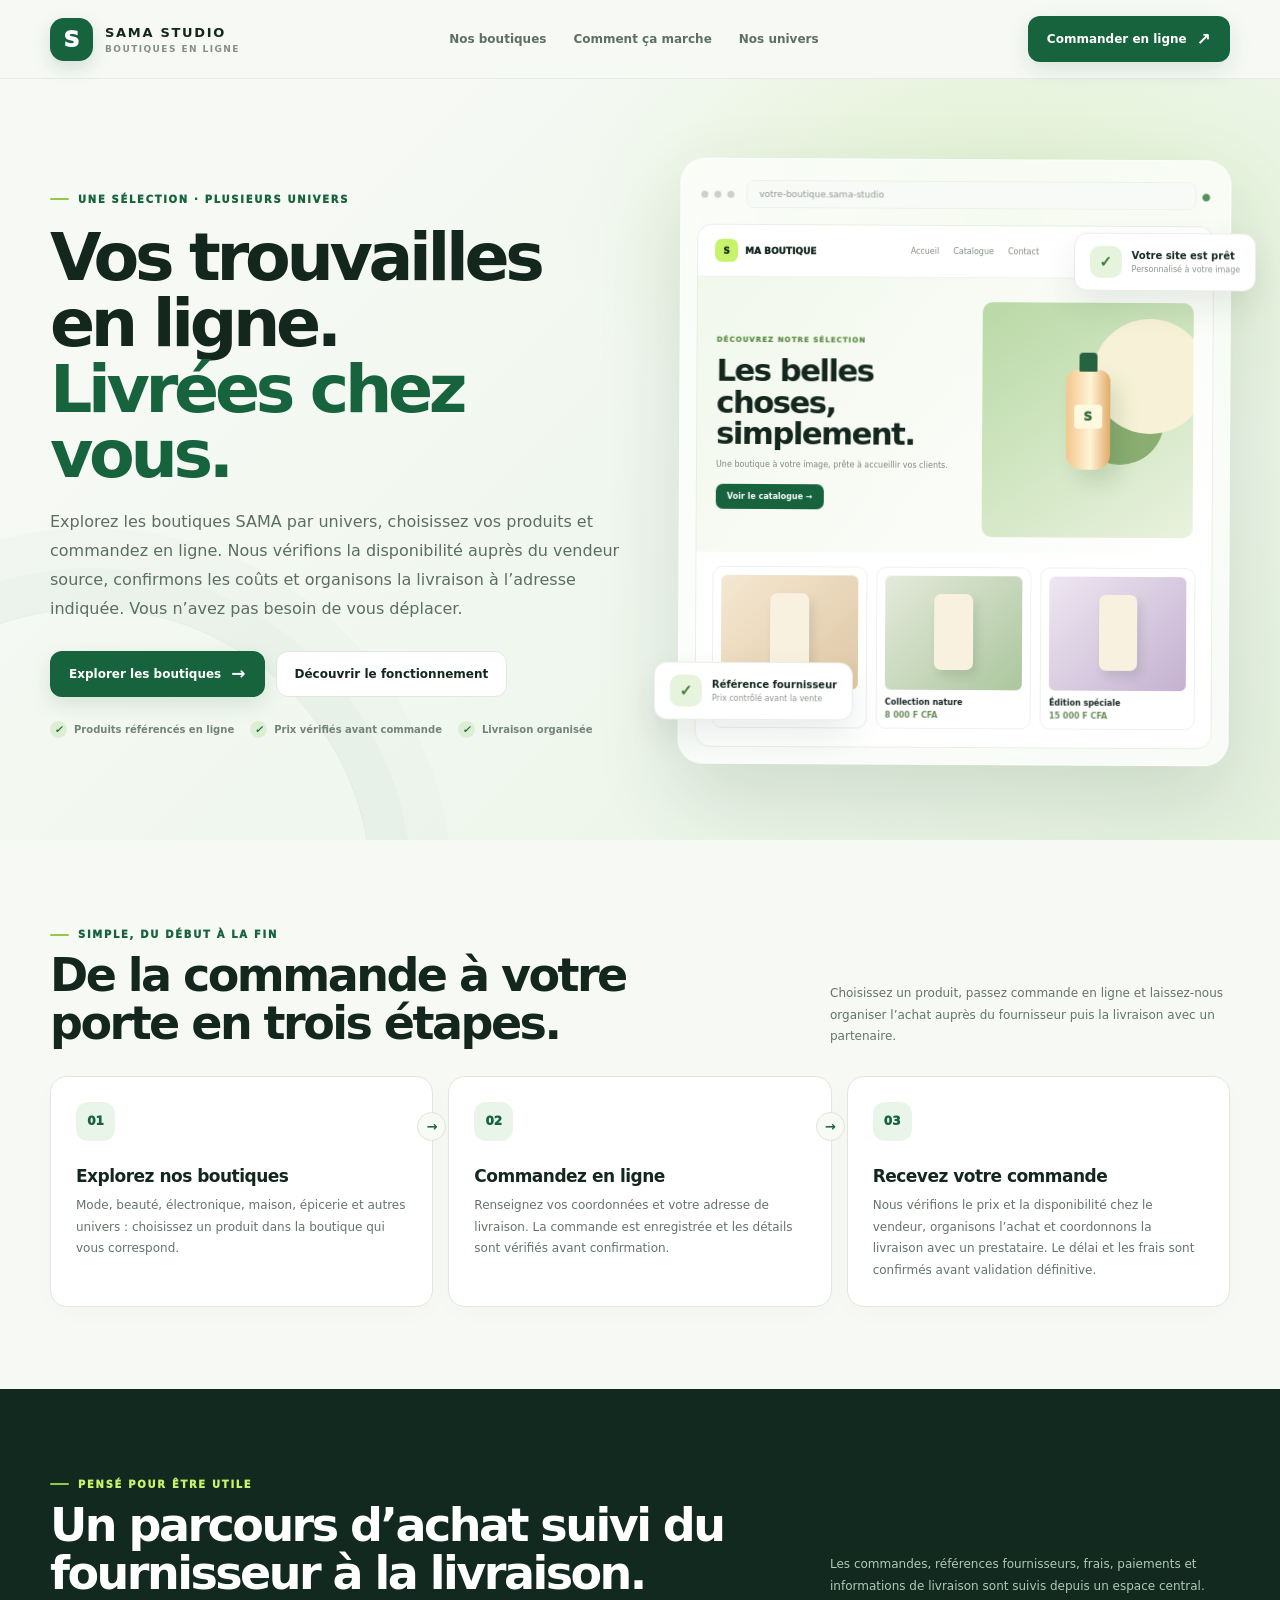
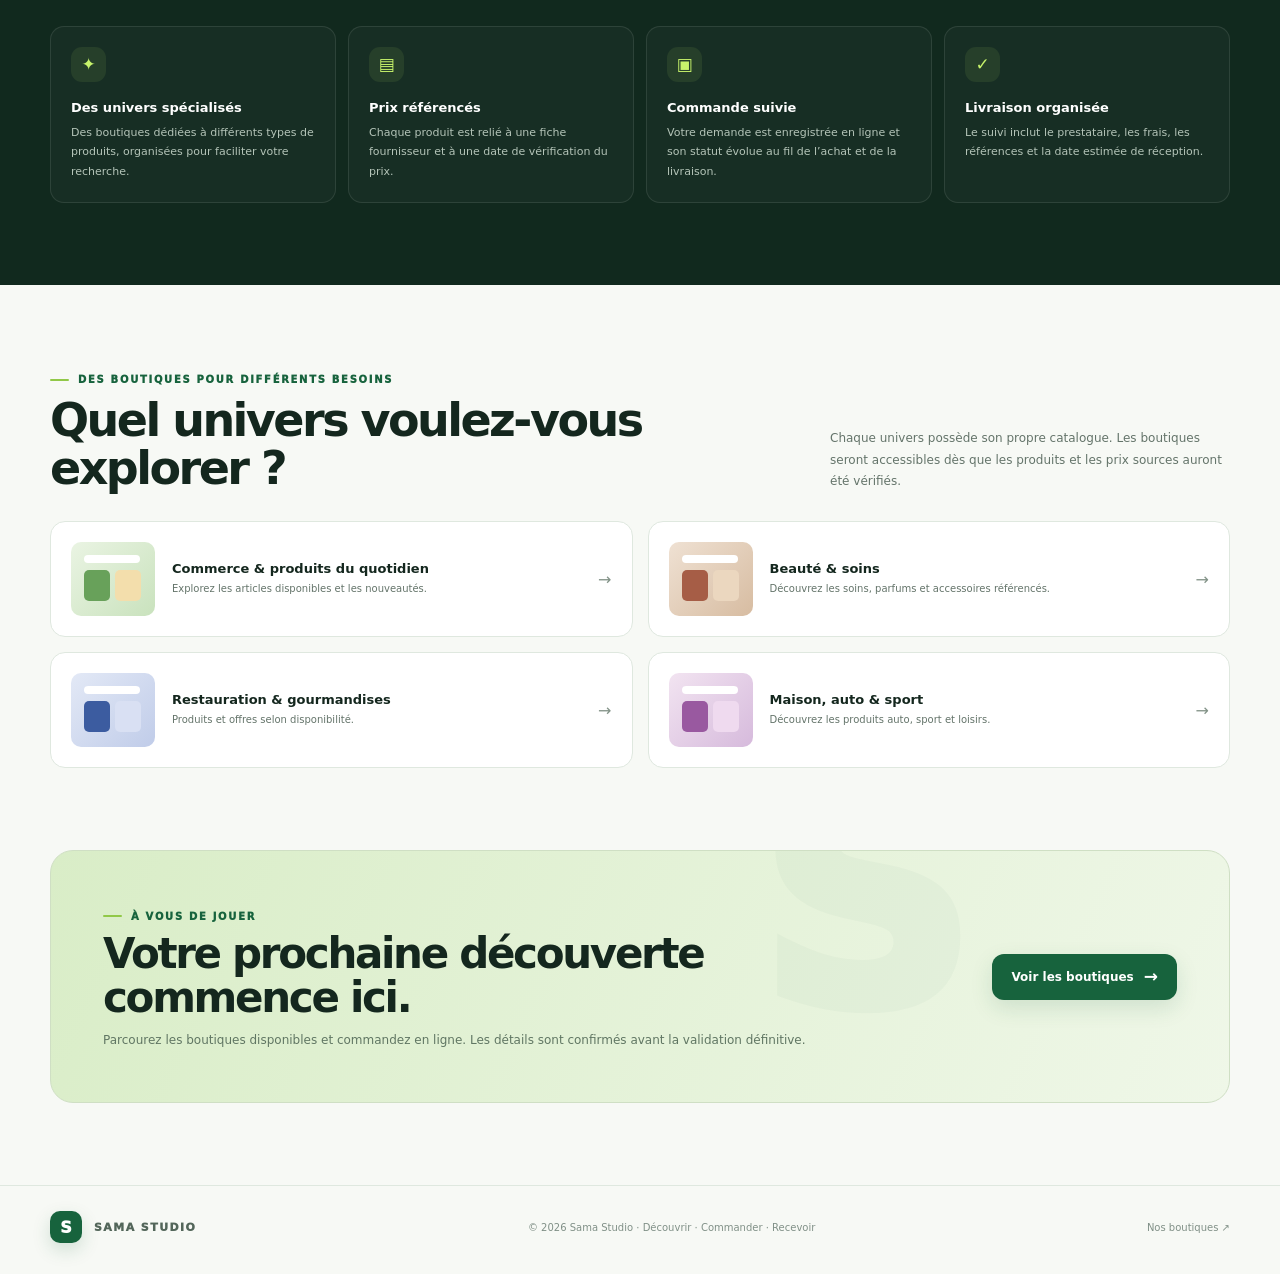
<file: sama-site-factory-root-files/index.html>
<!doctype html>
<html lang="fr">
<head>
<meta charset="utf-8">
<meta name="viewport" content="width=device-width,initial-scale=1">
<meta name="theme-color" content="#10271e">
<meta name="description" content="Découvrez les boutiques SAMA, commandez en ligne et recevez vos achats chez vous. Les produits sont référencés auprès de vendeurs en ligne.">
<title>SAMA — Des boutiques en ligne, livrées chez vous</title>
<style>
:root{color-scheme:light;--ink:#14271e;--muted:#64746a;--green:#17633d;--lime:#c7f36b;--mint:#eaf5e9;--line:#dfe8df;--paper:#fff;--bg:#f7f9f5;--shadow:0 24px 70px #10271e13;font-family:Inter,ui-sans-serif,system-ui,-apple-system,BlinkMacSystemFont,"Segoe UI",sans-serif}
*{box-sizing:border-box}html{scroll-behavior:smooth;scroll-padding-top:90px}body{margin:0;background:var(--bg);color:var(--ink);font-size:15px;-webkit-font-smoothing:antialiased}a{color:inherit;text-decoration:none}button,a{touch-action:manipulation}button:focus-visible,a:focus-visible{outline:3px solid #89bd80;outline-offset:3px}.wrap{width:min(1180px,calc(100% - 40px));margin-inline:auto}
.site-header{position:sticky;top:0;z-index:20;background:#f7f9f5eF;backdrop-filter:blur(18px);border-bottom:1px solid #dfe8dfb3}.nav{height:78px;display:flex;align-items:center;justify-content:space-between;gap:24px}.brand{display:flex;align-items:center;gap:12px}.brand-mark{display:grid;place-items:center;width:43px;height:43px;border-radius:14px;background:var(--green);color:white;font-size:22px;font-weight:950;box-shadow:0 7px 18px #17633d2b}.brand strong{display:block;letter-spacing:.13em;font-size:13px}.brand small{display:block;margin-top:4px;color:#849087;font-size:9px;font-weight:800;letter-spacing:.16em}.nav-links{display:flex;align-items:center;gap:27px;color:#5e7064;font-size:12px;font-weight:720}.nav-links a:hover{color:var(--green)}.nav-actions{display:flex;gap:9px;align-items:center}.btn{min-height:46px;padding:0 18px;border:1px solid transparent;border-radius:12px;display:inline-flex;align-items:center;justify-content:center;gap:10px;font-size:12px;font-weight:850;transition:transform .16s,box-shadow .16s,background .16s;cursor:pointer}.btn:hover{transform:translateY(-2px)}.btn-primary{background:var(--green);color:white;box-shadow:0 8px 22px #17633d22}.btn-primary:hover{background:#104e30;box-shadow:0 12px 26px #17633d30}.btn-soft{background:white;color:var(--ink);border-color:var(--line)}.btn-soft:hover{border-color:#a6c7aa;background:#fbfdf9}.btn-arrow{font-size:17px;line-height:1}
.hero{position:relative;overflow:hidden;padding:80px 0 75px;background:radial-gradient(ellipse at 78% 18%,#d6edbb91,transparent 31%),linear-gradient(135deg,#f7f9f5 15%,#eff7ed 60%,#e5f1df)}.hero:before{content:"";position:absolute;left:-190px;bottom:-330px;width:560px;height:560px;border:1px solid #17633d12;border-radius:50%;box-shadow:0 0 0 40px #17633d05,0 0 0 80px #17633d04}.hero-grid{position:relative;display:grid;grid-template-columns:1.02fr .98fr;align-items:center;gap:55px}.eyebrow{display:inline-flex;align-items:center;gap:9px;color:var(--green);font-size:10px;font-weight:950;letter-spacing:.17em;text-transform:uppercase}.eyebrow:before{content:"";width:19px;height:2px;background:#91c848;border-radius:9px}.hero h1{max-width:680px;margin:20px 0 20px;font-size:clamp(42px,5.2vw,70px);line-height:.99;letter-spacing:-.065em;font-weight:830}.hero h1 span{color:var(--green)}.hero-copy>p{max-width:570px;color:#5b6e61;font-size:16px;line-height:1.8;margin:0}.hero-actions{display:flex;flex-wrap:wrap;gap:11px;margin-top:27px}.hero-proof{display:flex;flex-wrap:wrap;gap:16px;margin-top:24px;color:#738378;font-size:10px;font-weight:750}.hero-proof span{display:inline-flex;align-items:center;gap:7px}.check{display:grid;place-items:center;width:17px;height:17px;border-radius:50%;background:#dcefd4;color:#236b38;font-size:10px;font-weight:950}
.product-visual{position:relative;min-width:0;padding:16px;border:1px solid #ffffffb5;border-radius:25px;background:#ffffffb0;box-shadow:0 35px 85px #193e2624;backdrop-filter:blur(12px);transform:rotate(.3deg)}.visual-top{display:flex;align-items:center;gap:6px;padding:5px 4px 16px}.dot{width:7px;height:7px;border-radius:50%;background:#c9d2ca}.address{flex:1;margin-left:6px;padding:8px 12px;border:1px solid #edf1ec;background:#f8faf7;border-radius:8px;color:#8b988f;font-size:9px}.secure{color:#52905c;font-size:10px}.mock-store{overflow:hidden;background:#fff;border:1px solid #e8eee7;border-radius:15px}.mock-nav{display:flex;align-items:center;justify-content:space-between;gap:10px;padding:14px 17px;border-bottom:1px solid #f0f3ef}.mock-logo{display:flex;align-items:center;gap:7px;font-size:9px;font-weight:950}.mock-logo i{width:23px;height:23px;border-radius:7px;background:var(--lime);display:grid;place-items:center;font-style:normal}.mock-links{display:flex;gap:14px;color:#7e8b81;font-size:8px}.mock-cart{padding:7px 10px;background:var(--green);border-radius:7px;color:#fff;font-size:8px;font-weight:850}.mock-hero{display:grid;grid-template-columns:1.1fr .9fr;gap:8px;align-items:center;padding:24px 19px 16px;background:linear-gradient(130deg,#f2f8ec,#fff)}.mock-eyebrow{font-size:7px;text-transform:uppercase;letter-spacing:.15em;color:#5c8d48;font-weight:950}.mock-hero h3{font-size:clamp(20px,2.4vw,31px);line-height:1.03;letter-spacing:-.05em;margin:9px 0}.mock-hero p{font-size:8px;color:#7a897d;line-height:1.6;margin:0 0 12px}.mock-cta{display:inline-block;padding:8px 11px;border-radius:7px;background:var(--green);color:white;font-size:8px;font-weight:850}.mock-photo{display:grid;place-items:center;aspect-ratio:.9;border-radius:10px;background:linear-gradient(145deg,#b9d9a6,#e9f2de);position:relative;overflow:hidden}.mock-photo:before{content:"";position:absolute;width:115px;height:115px;border-radius:50%;background:#f7f2d7;right:-14px;top:16px;box-shadow:-30px 44px 0 -13px #8aad71}.mock-bottle{position:relative;width:44px;height:100px;border-radius:12px 12px 15px 15px;background:linear-gradient(90deg,#f4c68d,#fff4d5 55%,#e2aa6a);box-shadow:10px 12px 20px #28502722;z-index:1}.mock-bottle:before{content:"";position:absolute;left:13px;top:-17px;width:18px;height:19px;border-radius:4px 4px 1px 1px;background:#286341}.mock-bottle:after{content:"S";position:absolute;left:8px;top:35px;width:28px;height:24px;display:grid;place-items:center;background:#fff9df;border-radius:4px;color:#346a38;font-weight:950;font-size:12px}.mock-products{display:grid;grid-template-columns:repeat(3,minmax(0,1fr));gap:9px;padding:14px 16px 18px}.mock-product{padding:8px;border:1px solid #edf1eb;border-radius:10px}.mock-product-image{aspect-ratio:1.2;border-radius:6px;background:linear-gradient(135deg,#f4e8d2,#dfc7a4);position:relative;overflow:hidden}.mock-product:nth-child(2) .mock-product-image{background:linear-gradient(135deg,#e4eadb,#acc69e)}.mock-product:nth-child(3) .mock-product-image{background:linear-gradient(135deg,#eee7f1,#c4b1d0)}.mock-product-image:after{content:"";position:absolute;left:36%;top:16%;width:28%;height:67%;border-radius:7px;background:#f8f1e0;box-shadow:4px 6px 10px #233c251e}.mock-product strong{display:block;font-size:8px;margin-top:8px}.mock-product small{display:block;color:#6b8d5c;font-size:8px;font-weight:900;margin-top:4px}.float-card{position:absolute;display:flex;align-items:center;gap:10px;padding:12px 15px;border:1px solid #e8eee6;border-radius:13px;background:#fff;box-shadow:0 16px 35px #152d2017}.float-check{display:grid;place-items:center;width:32px;height:32px;border-radius:10px;background:#e6f4dd;color:#3f7b35;font-weight:950}.float-card strong{display:block;font-size:10px}.float-card small{display:block;margin-top:4px;color:#89968b;font-size:8px}.float-approved{right:-26px;top:72px}.float-review{left:-25px;bottom:43px}
.section{padding:82px 0}.section-heading{display:flex;align-items:end;justify-content:space-between;gap:30px;margin-bottom:28px}.section-heading h2{max-width:690px;font-size:clamp(30px,4vw,46px);line-height:1.04;letter-spacing:-.055em;margin:12px 0 0}.section-heading p{max-width:400px;margin:0;color:var(--muted);font-size:12px;line-height:1.8}.steps{display:grid;grid-template-columns:repeat(3,minmax(0,1fr));gap:15px}.step{position:relative;min-height:220px;padding:25px;border:1px solid var(--line);border-radius:17px;background:#fff;box-shadow:0 6px 24px #173c2405}.step-number{display:grid;place-items:center;width:39px;height:39px;border-radius:12px;background:var(--mint);color:var(--green);font-size:12px;font-weight:950}.step h3{font-size:17px;letter-spacing:-.03em;margin:25px 0 9px}.step p{margin:0;color:var(--muted);font-size:12px;line-height:1.8}.step:not(:last-child):after{content:"→";position:absolute;right:-14px;top:35px;z-index:1;display:grid;place-items:center;width:27px;height:27px;border:1px solid #dce8d8;border-radius:50%;background:#f7faf5;color:var(--green);font-size:13px;font-weight:900}
.benefits{background:#11291e;color:#fff}.benefits .eyebrow{color:var(--lime)}.benefits .section-heading p{color:#b5c6ba}.benefit-grid{display:grid;grid-template-columns:repeat(4,minmax(0,1fr));gap:12px}.benefit{padding:20px;border:1px solid #ffffff19;border-radius:14px;background:#ffffff07}.benefit-icon{display:grid;place-items:center;width:35px;height:35px;background:#c7f36b16;border-radius:11px;color:var(--lime);font-size:17px}.benefit h3{font-size:13px;margin:18px 0 8px}.benefit p{font-size:11px;line-height:1.8;color:#b4c4b8;margin:0}
.templates{display:grid;grid-template-columns:1fr 1fr;gap:15px}.template-card{display:flex;align-items:center;gap:17px;padding:20px;border:1px solid var(--line);border-radius:15px;background:white;min-width:0}.template-art{position:relative;flex:none;width:84px;height:74px;overflow:hidden;border-radius:10px;background:linear-gradient(135deg,#eaf4e3,#c9e2bd)}.template-art:before{content:"";position:absolute;left:13px;top:13px;width:56px;height:8px;border-radius:5px;background:#fff}.template-art:after{content:"";position:absolute;left:13px;top:28px;width:26px;height:31px;border-radius:5px;background:#68a15a;box-shadow:31px 0 0 #f3deac}.template-card:nth-child(2) .template-art{background:linear-gradient(135deg,#efe1d3,#d7bca1)}.template-card:nth-child(2) .template-art:after{background:#a65d46;box-shadow:31px 0 0 #ebd7bf}.template-card:nth-child(3) .template-art{background:linear-gradient(135deg,#e3e9f6,#c0cce9)}.template-card:nth-child(3) .template-art:after{background:#3c5ca0;box-shadow:31px 0 0 #d9e0f3}.template-card:nth-child(4) .template-art{background:linear-gradient(135deg,#f2e4f1,#d6badc)}.template-card:nth-child(4) .template-art:after{background:#9959a0;box-shadow:31px 0 0 #efdaef}.template-card h3{font-size:13px;margin:0 0 5px}.template-card p{font-size:10px;color:var(--muted);line-height:1.6;margin:0}.template-card>span:last-child{margin-left:auto;font-size:16px;color:#839388}
.cta-section{padding:0 0 82px}.cta-card{position:relative;overflow:hidden;display:flex;align-items:center;justify-content:space-between;gap:30px;padding:clamp(28px,5vw,52px);border-radius:23px;background:linear-gradient(115deg,#d9edc7,#eff7e8);border:1px solid #cfdfc4}.cta-card:after{content:"S";position:absolute;right:22%;top:-95px;font-size:300px;line-height:1;font-weight:950;color:#17633d08;pointer-events:none}.cta-card h2{position:relative;z-index:1;max-width:630px;margin:10px 0;font-size:clamp(28px,4vw,42px);line-height:1.05;letter-spacing:-.055em}.cta-card p{position:relative;z-index:1;margin:0;color:#607663;font-size:12px;line-height:1.7}.cta-card .btn{position:relative;z-index:1;flex:none}
.footer{padding:25px 0 31px;border-top:1px solid var(--line);color:#809087;font-size:10px}.footer-row{display:flex;align-items:center;justify-content:space-between;gap:20px;flex-wrap:wrap}.footer-brand{font-size:11px;font-weight:950;letter-spacing:.13em;color:#53665a}
@media(max-width:1000px){.hero-grid{gap:30px}.float-approved{right:-7px}.float-review{left:-7px}.benefit-grid{grid-template-columns:repeat(2,minmax(0,1fr))}.nav-links{gap:15px}}
@media(max-width:760px){.nav{height:70px}.nav-links{display:none}.nav-actions .btn-soft{display:none}.hero{padding:55px 0 52px}.hero-grid{grid-template-columns:1fr;gap:38px}.hero h1{font-size:clamp(42px,10vw,60px)}.hero-copy>p{font-size:14px}.product-visual{max-width:520px;margin-inline:auto;width:100%}.float-approved{right:-6px;top:65px}.float-review{left:-7px;bottom:32px}.section{padding:58px 0}.section-heading{align-items:flex-start;flex-direction:column;gap:12px}.steps{grid-template-columns:1fr;gap:11px}.step{min-height:auto;padding:21px}.step h3{margin-top:16px}.step:not(:last-child):after{right:20px;top:auto;bottom:-18px;transform:rotate(90deg)}.templates{grid-template-columns:1fr}.benefit-grid{gap:10px}.benefit{padding:16px}.cta-section{padding-bottom:58px}.cta-card{align-items:flex-start;flex-direction:column}.cta-card .btn{width:100%}}
@media(max-width:420px){.wrap{width:calc(100% - 28px)}.nav-actions .btn{min-height:40px;padding:0 11px;font-size:10px}.brand-mark{width:38px;height:38px}.brand strong{font-size:11px}.brand small{font-size:8px}.product-visual{padding:9px;border-radius:18px}.mock-hero{padding:18px 13px 14px}.mock-products{padding:10px}.float-card{padding:9px 11px}.float-card strong{font-size:9px}.float-card small{font-size:7px}.hero-proof{gap:8px;font-size:9px}.benefit-grid{grid-template-columns:1fr 1fr}}
@media(prefers-reduced-motion:reduce){*,*:before,*:after{scroll-behavior:auto!important;transition:none!important}}
</style>
</head>
<body>
<header class="site-header">
 <div class="wrap nav">
  <a class="brand" href="./index.html" aria-label="Sama Studio, accueil"><span class="brand-mark">S</span><span><strong>SAMA STUDIO</strong><small>BOUTIQUES EN LIGNE</small></span></a>
  <nav class="nav-links" aria-label="Navigation principale"><a href="./boutiques.html">Nos boutiques</a><a href="#comment-ca-marche">Comment ça marche</a><a href="#modeles">Nos univers</a></nav>
  <div class="nav-actions"><a class="btn btn-primary" href="./boutiques.html">Commander en ligne <span class="btn-arrow">↗</span></a></div>
 </div>
</header>
<main>
<section class="hero">
 <div class="wrap hero-grid">
  <div class="hero-copy">
   <span class="eyebrow">Une sélection · Plusieurs univers</span>
   <h1>Vos trouvailles en ligne.<br><span>Livrées chez vous.</span></h1>
   <p>Explorez les boutiques SAMA par univers, choisissez vos produits et commandez en ligne. Nous vérifions la disponibilité auprès du vendeur source, confirmons les coûts et organisons la livraison à l’adresse indiquée. Vous n’avez pas besoin de vous déplacer.</p>
   <div class="hero-actions"><a class="btn btn-primary" href="./boutiques.html">Explorer les boutiques <span class="btn-arrow">→</span></a><a class="btn btn-soft" href="#comment-ca-marche">Découvrir le fonctionnement</a></div>
   <div class="hero-proof"><span><i class="check">✓</i> Produits référencés en ligne</span><span><i class="check">✓</i> Prix vérifiés avant commande</span><span><i class="check">✓</i> Livraison organisée</span></div>
  </div>
  <div class="product-visual" aria-label="Aperçu illustratif d'un site créé avec Sama Studio">
   <div class="visual-top"><span class="dot"></span><span class="dot"></span><span class="dot"></span><div class="address">votre-boutique.sama-studio</div><span class="secure">●</span></div>
   <div class="mock-store">
    <div class="mock-nav"><div class="mock-logo"><i>S</i> MA BOUTIQUE</div><div class="mock-links"><span>Accueil</span><span>Catalogue</span><span>Contact</span></div><span class="mock-cart">Panier · 2</span></div>
    <div class="mock-hero"><div><span class="mock-eyebrow">DÉCOUVREZ NOTRE SÉLECTION</span><h3>Les belles choses, simplement.</h3><p>Une boutique à votre image, prête à accueillir vos clients.</p><span class="mock-cta">Voir le catalogue →</span></div><div class="mock-photo"><div class="mock-bottle"></div></div></div>
    <div class="mock-products"><div class="mock-product"><div class="mock-product-image"></div><strong>Produit signature</strong><small>12 500 F CFA</small></div><div class="mock-product"><div class="mock-product-image"></div><strong>Collection nature</strong><small>8 000 F CFA</small></div><div class="mock-product"><div class="mock-product-image"></div><strong>Édition spéciale</strong><small>15 000 F CFA</small></div></div>
   </div>
   <div class="float-card float-approved"><span class="float-check">✓</span><span><strong>Votre site est prêt</strong><small>Personnalisé à votre image</small></span></div>
   <div class="float-card float-review"><span class="float-check">✓</span><span><strong>Référence fournisseur</strong><small>Prix contrôlé avant la vente</small></span></div>
  </div>
 </div>
</section>
<section id="comment-ca-marche" class="section"><div class="wrap">
 <div class="section-heading"><div><span class="eyebrow">Simple, du début à la fin</span><h2>De la commande à votre porte en trois étapes.</h2></div><p>Choisissez un produit, passez commande en ligne et laissez-nous organiser l’achat auprès du fournisseur puis la livraison avec un partenaire.</p></div>
 <div class="steps">
  <article class="step"><span class="step-number">01</span><h3>Explorez nos boutiques</h3><p>Mode, beauté, électronique, maison, épicerie et autres univers : choisissez un produit dans la boutique qui vous correspond.</p></article>
  <article class="step"><span class="step-number">02</span><h3>Commandez en ligne</h3><p>Renseignez vos coordonnées et votre adresse de livraison. La commande est enregistrée et les détails sont vérifiés avant confirmation.</p></article>
  <article class="step"><span class="step-number">03</span><h3>Recevez votre commande</h3><p>Nous vérifions le prix et la disponibilité chez le vendeur, organisons l’achat et coordonnons la livraison avec un prestataire. Le délai et les frais sont confirmés avant validation définitive.</p></article>
 </div>
</div></section>
<section id="fonctionnalites" class="section benefits"><div class="wrap">
 <div class="section-heading"><div><span class="eyebrow">Pensé pour être utile</span><h2>Un parcours d’achat suivi du fournisseur à la livraison.</h2></div><p>Les commandes, références fournisseurs, frais, paiements et informations de livraison sont suivis depuis un espace central.</p></div>
 <div class="benefit-grid">
  <article class="benefit"><span class="benefit-icon">✦</span><h3>Des univers spécialisés</h3><p>Des boutiques dédiées à différents types de produits, organisées pour faciliter votre recherche.</p></article>
  <article class="benefit"><span class="benefit-icon">▤</span><h3>Prix référencés</h3><p>Chaque produit est relié à une fiche fournisseur et à une date de vérification du prix.</p></article>
  <article class="benefit"><span class="benefit-icon">▣</span><h3>Commande suivie</h3><p>Votre demande est enregistrée en ligne et son statut évolue au fil de l’achat et de la livraison.</p></article>
  <article class="benefit"><span class="benefit-icon">✓</span><h3>Livraison organisée</h3><p>Le suivi inclut le prestataire, les frais, les références et la date estimée de réception.</p></article>
 </div>
</div></section>
<section id="modeles" class="section"><div class="wrap">
 <div class="section-heading"><div><span class="eyebrow">Des boutiques pour différents besoins</span><h2>Quel univers voulez-vous explorer ?</h2></div><p>Chaque univers possède son propre catalogue. Les boutiques seront accessibles dès que les produits et les prix sources auront été vérifiés.</p></div>
 <div class="templates">
  <a class="template-card" href="./boutiques.html"><span class="template-art"></span><span><h3>Commerce & produits du quotidien</h3><p>Explorez les articles disponibles et les nouveautés.</p></span><span>→</span></a>
  <a class="template-card" href="./boutiques.html"><span class="template-art"></span><span><h3>Beauté & soins</h3><p>Découvrez les soins, parfums et accessoires référencés.</p></span><span>→</span></a>
  <a class="template-card" href="./boutiques.html"><span class="template-art"></span><span><h3>Restauration & gourmandises</h3><p>Produits et offres selon disponibilité.</p></span><span>→</span></a>
  <a class="template-card" href="./boutiques.html"><span class="template-art"></span><span><h3>Maison, auto & sport</h3><p>Découvrez les produits auto, sport et loisirs.</p></span><span>→</span></a>
 </div>
</div></section>
<section class="cta-section"><div class="wrap"><div class="cta-card"><div><span class="eyebrow">À vous de jouer</span><h2>Votre prochaine découverte commence ici.</h2><p>Parcourez les boutiques disponibles et commandez en ligne. Les détails sont confirmés avant la validation définitive.</p></div><a class="btn btn-primary" href="./boutiques.html">Voir les boutiques <span class="btn-arrow">→</span></a></div></div></section>
</main>
<footer class="footer"><div class="wrap footer-row"><a class="brand" href="./index.html"><span class="brand-mark" style="width:32px;height:32px;border-radius:10px;font-size:16px">S</span><span class="footer-brand">SAMA STUDIO</span></a><span>© <span id="year"></span> Sama Studio · Découvrir · Commander · Recevoir</span><a href="./boutiques.html">Nos boutiques ↗</a></div></footer>
<script>document.getElementById("year").textContent=String(new Date().getFullYear());</script>
</body>
</html>
</file>
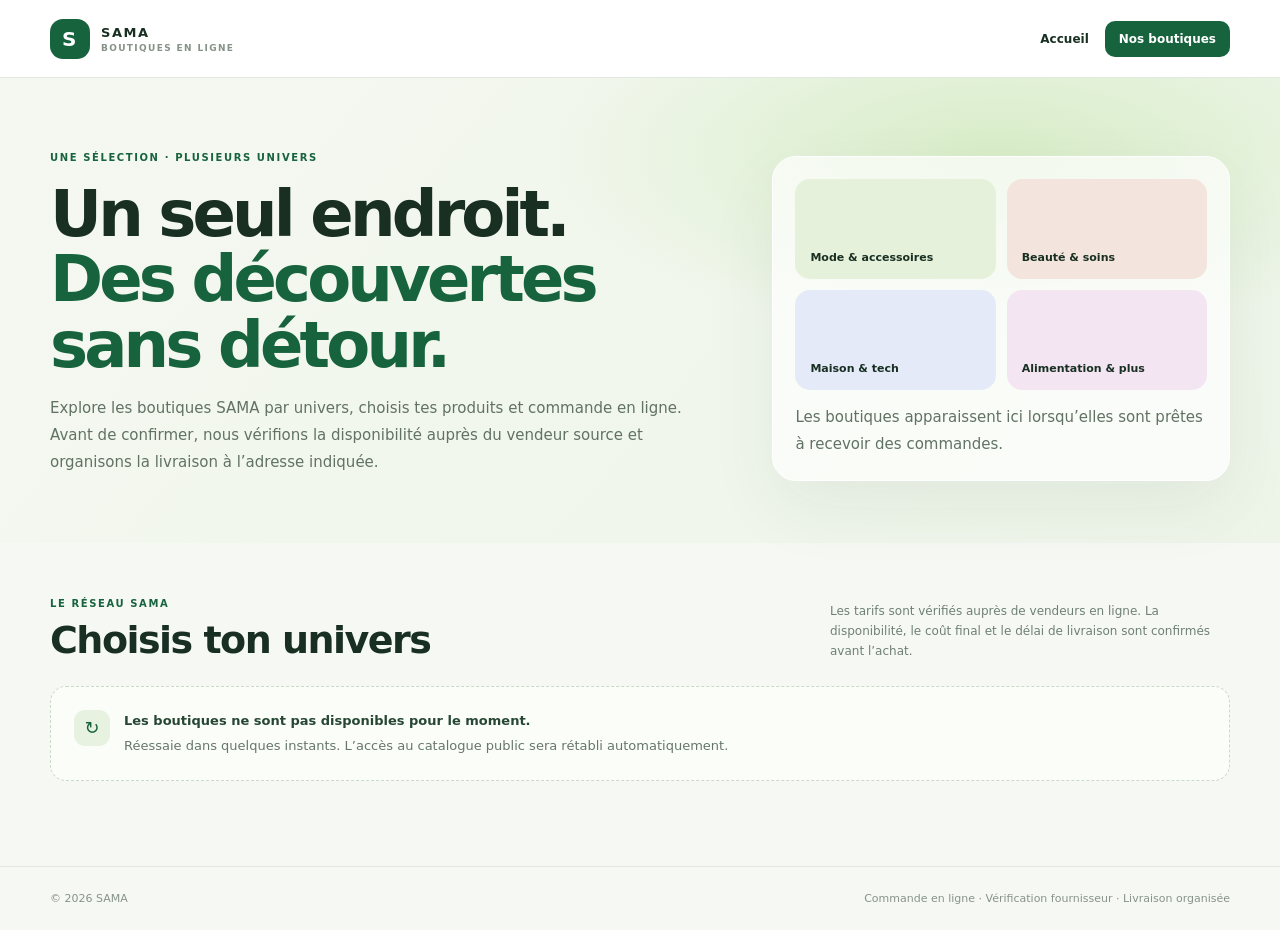
<file: sama-site-factory-root-files/boutiques.html>
<!doctype html>
<html lang="fr">
<head>
<meta charset="utf-8">
<meta name="viewport" content="width=device-width, initial-scale=1">
<meta name="theme-color" content="#123a2a">
<meta name="description" content="Parcourez les boutiques SAMA, comparez les produits et commandez en ligne avec livraison organisée au Sénégal.">
<title>Nos boutiques | SAMA</title>
<style>
:root{font-family:Inter,ui-sans-serif,system-ui,-apple-system,BlinkMacSystemFont,"Segoe UI",sans-serif;color:#182f22;background:#f6f8f4;--green:#17633d;--muted:#6f8073;--line:#e0e8df;--paper:#fff}
*{box-sizing:border-box}body{margin:0}a{color:inherit;text-decoration:none}.wrap{width:min(1180px,calc(100% - 36px));margin:auto}.topbar{min-height:78px;display:flex;align-items:center;justify-content:space-between;gap:20px;border-bottom:1px solid var(--line);background:#ffffffeb;padding:0 max(18px,calc((100% - 1180px)/2));position:sticky;top:0;z-index:2;backdrop-filter:blur(12px)}.brand{display:flex;gap:11px;align-items:center;font-weight:900;letter-spacing:.12em;font-size:13px}.brand-icon{display:grid;place-items:center;width:40px;height:40px;border-radius:13px;background:var(--green);color:white;font-size:20px}.brand small{display:block;margin-top:3px;color:#859287;font-size:9px;letter-spacing:.15em}.toplinks{display:flex;gap:16px;align-items:center;font-size:12px;font-weight:800}.toplinks a:last-child{background:var(--green);color:white;border-radius:10px;padding:11px 14px}.hero{padding:68px 0 52px;background:radial-gradient(ellipse at 78% 16%,#d8edc8,transparent 33%),linear-gradient(130deg,#f5f8f1,#edf5e9)}.eyebrow{color:var(--green);font-size:10px;font-weight:900;letter-spacing:.16em;text-transform:uppercase}.hero-grid{display:grid;grid-template-columns:1.2fr .8fr;gap:36px;align-items:center}.hero h1{font-size:clamp(38px,6vw,64px);letter-spacing:-.06em;line-height:1.02;margin:17px 0}.hero p{font-size:15px;line-height:1.8;color:#617263;max-width:650px}.hero-art{padding:22px;background:#ffffffae;border:1px solid #ffffff;border-radius:24px;box-shadow:0 26px 70px #17392311}.hero-art-grid{display:grid;grid-template-columns:1fr 1fr;gap:11px}.hero-tile{min-height:100px;border-radius:15px;padding:15px;display:flex;justify-content:end;flex-direction:column;font-size:11px;font-weight:900}.hero-tile:nth-child(1){background:#e5f1da}.hero-tile:nth-child(2){background:#f3e5dd}.hero-tile:nth-child(3){background:#e4eaf8}.hero-tile:nth-child(4){background:#f4e5f2}.hero-note{margin:14px 0 0;color:var(--muted);font-size:10px;line-height:1.6}.listing{padding:49px 0 85px}.section-head{display:flex;align-items:end;justify-content:space-between;gap:20px;margin-bottom:24px}.section-head h2{margin:7px 0 0;font-size:clamp(26px,3.8vw,38px);letter-spacing:-.04em}.section-head p{margin:0;color:var(--muted);font-size:12px;line-height:1.7;max-width:400px}.store-grid{display:grid;grid-template-columns:repeat(3,minmax(0,1fr));gap:16px}.store-card{display:flex;flex-direction:column;min-height:220px;padding:22px;background:white;border:1px solid var(--line);border-radius:18px;box-shadow:0 5px 22px #183b2508;transition:transform .16s,box-shadow .16s}.store-card:hover{transform:translateY(-3px);box-shadow:0 14px 32px #183b2513}.store-card-top{display:flex;align-items:center;justify-content:space-between;gap:12px}.store-icon{display:grid;place-items:center;width:46px;height:46px;border-radius:14px;background:var(--tile,#e6f2df);color:var(--icon,#276a3e);font-size:19px;font-weight:900}.live{padding:6px 9px;border-radius:99px;background:#e7f5e8;color:#2b7841;font-size:9px;font-weight:900}.store-card h3{font-size:18px;letter-spacing:-.025em;margin:18px 0 7px}.store-card p{color:var(--muted);font-size:12px;line-height:1.7;margin:0 0 18px}.store-action{display:flex;justify-content:space-between;align-items:center;margin-top:auto;padding-top:14px;border-top:1px solid #eef2ec;color:var(--green);font-size:11px;font-weight:900}.state-panel{grid-column:1/-1;display:flex;align-items:flex-start;gap:14px;padding:23px;border:1px dashed #cbd9c8;border-radius:16px;background:#fbfdf9;color:#667669;line-height:1.7;font-size:13px}.state-icon{display:grid;place-items:center;flex:none;width:36px;height:36px;border-radius:11px;background:#e7f2e1;color:var(--green);font-size:18px}.state-panel strong{display:block;color:#274734;margin-bottom:3px}.state-panel p{margin:0}.footer{padding:25px 0;border-top:1px solid var(--line);font-size:11px;color:#879388}.footer-inner{display:flex;align-items:center;justify-content:space-between;gap:16px;flex-wrap:wrap}.loading{color:var(--muted);padding:20px 0;font-size:13px}@media(max-width:850px){.hero-grid{grid-template-columns:1fr}.hero-art{max-width:470px}.store-grid{grid-template-columns:repeat(2,minmax(0,1fr))}.section-head{align-items:start;flex-direction:column}}@media(max-width:560px){.topbar{min-height:66px;padding-inline:14px}.toplinks a:first-child{display:none}.brand-icon{width:35px;height:35px}.hero{padding:48px 0 35px}.hero-art{padding:12px}.hero-tile{min-height:85px}.listing{padding:36px 0 60px}.store-grid{grid-template-columns:1fr}.store-card{min-height:190px}.wrap{width:calc(100% - 28px)}}@media(prefers-reduced-motion:reduce){*{transition:none!important}}
</style>
</head>
<body>
<header class="topbar"><a class="brand" href="./index.html"><span class="brand-icon">S</span><span>SAMA<small>BOUTIQUES EN LIGNE</small></span></a><nav class="toplinks" aria-label="Navigation"><a href="./index.html">Accueil</a><a href="#boutiques">Nos boutiques</a></nav></header>
<main>
<section class="hero"><div class="wrap hero-grid"><div><span class="eyebrow">Une sélection · Plusieurs univers</span><h1>Un seul endroit.<br><span style="color:var(--green)">Des découvertes sans détour.</span></h1><p>Explore les boutiques SAMA par univers, choisis tes produits et commande en ligne. Avant de confirmer, nous vérifions la disponibilité auprès du vendeur source et organisons la livraison à l’adresse indiquée.</p></div><div class="hero-art" aria-label="Exemples d’univers de boutiques"><div class="hero-art-grid"><div class="hero-tile">Mode & accessoires</div><div class="hero-tile">Beauté & soins</div><div class="hero-tile">Maison & tech</div><div class="hero-tile">Alimentation & plus</div></div><p class="hero-note">Les boutiques apparaissent ici lorsqu’elles sont prêtes à recevoir des commandes.</p></div></div></section>
<section id="boutiques" class="listing"><div class="wrap"><div class="section-head"><div><span class="eyebrow">Le réseau SAMA</span><h2>Choisis ton univers</h2></div><p>Les tarifs sont vérifiés auprès de vendeurs en ligne. La disponibilité, le coût final et le délai de livraison sont confirmés avant l’achat.</p></div><div id="storeGrid" class="store-grid"><div class="loading">Chargement des boutiques…</div></div></div></section>
</main>
<footer class="footer"><div class="wrap footer-inner"><span>© <span id="year"></span> SAMA</span><span>Commande en ligne · Vérification fournisseur · Livraison organisée</span></div></footer>
<script src="./boutiques.js"></script>
</body></html>
</file>
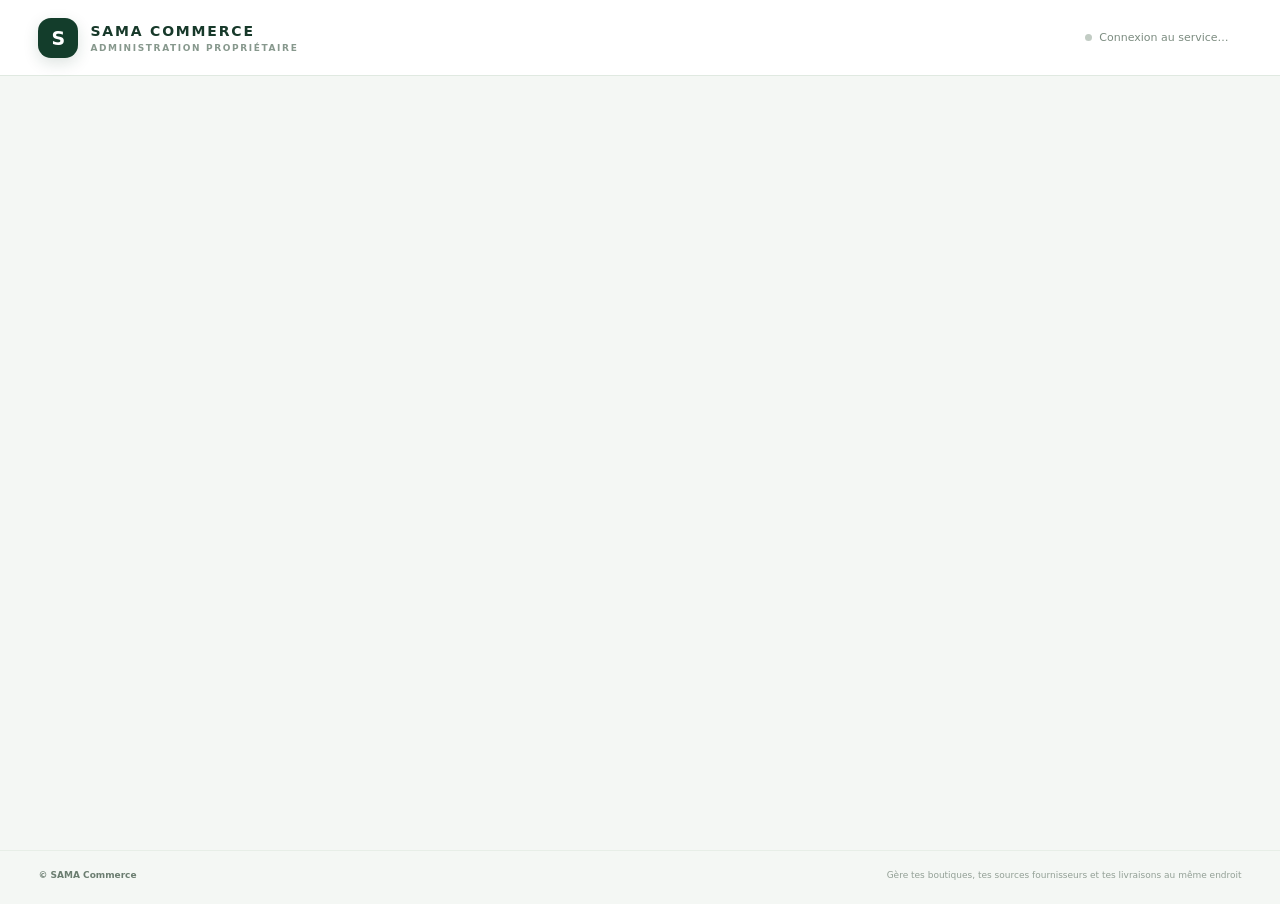
<file: sama-site-factory-root-files/sama-dashboard.html>
<!doctype html>
<html lang="fr"><head><meta charset="utf-8"><meta name="viewport" content="width=device-width, initial-scale=1"><meta name="theme-color" content="#123a2a"><meta name="description" content="SAMA Commerce — administration privée des boutiques, produits, prix fournisseurs et livraisons."><title>SAMA Commerce — Administration privée</title><link rel="stylesheet" href="sama-dashboard.css"><meta name="robots" content="noindex,nofollow,noarchive"></head>
<body><div class="dashboard-app">
<header class="topbar"><a class="brand" href="#" aria-label="SAMA Commerce"><span class="brand-mark">S</span><span><strong>SAMA COMMERCE</strong><small>ADMINISTRATION PROPRIÉTAIRE</small></span></a><div class="topbar-right"><span id="connectionStatus" class="connection-status"><i></i> Connexion au service…</span><span id="userEmail" class="user-email"></span><button id="signOutBtn" class="btn btn-outline hidden" type="button">Déconnexion</button></div></header>
<main class="workspace">

<section id="authPanel" class="auth-layout hidden"><div class="auth-intro"><span class="eyebrow">ADMINISTRATION PRIVÉE SAMA</span><h1>Tes boutiques.<br><em>Tes marges.</em><br>Tes livraisons.</h1><p>Un seul espace propriétaire pour piloter les dix boutiques SAMA, contrôler les prix fournisseurs et suivre chaque commande jusqu’à la livraison.</p><div class="auth-proof"><span>01</span> Dix boutiques sous un seul compte</div><div class="auth-proof"><span>02</span> Prix source et majoration contrôlés</div><div class="auth-proof"><span>03</span> Achats et livraisons suivis</div></div>
<form id="authForm" class="auth-card"><span class="eyebrow">COMPTE PROPRIÉTAIRE</span><h2 id="authTitle">Administration privée SAMA.</h2><p id="authDescription">Connecte-toi avec le compte propriétaire autorisé. Les clients achètent depuis les boutiques et n’ont pas accès à cet espace.</p><div id="signupNameWrap" class="hidden"><label>Nom complet<input id="signupName" maxlength="100" autocomplete="name" placeholder="Ton nom"></label></div><label>E-mail professionnel<input id="authEmail" type="email" required autocomplete="email" placeholder="toi@entreprise.sn"></label><label>Mot de passe<input id="authPassword" type="password" required minlength="8" autocomplete="current-password" placeholder="Au moins 8 caractères"></label><button id="authSubmitBtn" class="btn btn-primary btn-block" type="submit">Se connecter</button><button id="toggleAuthModeBtn" class="link-button" type="button" hidden>Création de compte désactivée</button><p id="authMessage" class="inline-message" role="status"></p></form></section>
<section id="organizationOnboarding" class="onboarding-card hidden"><div class="onboarding-icon">✦</div><span class="eyebrow">PREMIÈRE ÉTAPE</span><h1>Crée l’espace de ton entreprise.</h1><p>Gère les sites, produits et commandes de ton entreprise depuis un seul espace sécurisé.</p><form id="organizationForm"><label>Nom de l’entreprise<input id="organizationNameInput" required maxlength="120" placeholder="Ex. Sama Distribution"></label><label>Identifiant souhaité<input id="organizationSlugInput" maxlength="60" placeholder="sama-distribution"></label><button class="btn btn-primary btn-block" type="submit">Créer mon espace</button></form></section>
<section id="dashboardPanel" class="dashboard-layout hidden"><aside class="sidebar"><div class="organization-switcher"><span class="org-avatar" id="orgAvatar">S</span><div><small>ESPACE ACTIF</small><strong id="activeOrganizationName">Mon entreprise</strong></div></div><label class="org-select-label" for="organizationSelect">Entreprise</label><select id="organizationSelect" aria-label="Changer d’entreprise"></select><label class="nav-search-wrap" for="featureSearch"><span aria-hidden="true">⌕</span><input id="featureSearch" type="search" placeholder="Rechercher une fonction…" autocomplete="off" aria-label="Rechercher une fonctionnalité"><kbd>Ctrl K</kbd></label><p id="featureSearchEmpty" class="nav-search-empty" hidden>Aucune fonctionnalité trouvée.</p><nav class="main-nav" aria-label="Menu principal"><button type="button" class="nav-item active" data-view="overview"><span>◫</span> Vue d’ensemble</button><button type="button" class="nav-item" data-view="sites"><span>▧</span> Mes boutiques <b id="siteNavCount">0</b></button><button type="button" class="nav-item" data-view="manage"><span>✎</span> Identité & livraison</button><button type="button" class="nav-item" data-view="content"><span>▤</span> Pages & médias</button><button type="button" class="nav-item" data-view="products"><span>▦</span> Produits & marges <b id="lowStockNavCount">0</b></button><button type="button" class="nav-item" data-view="orders"><span>↗</span> Commandes & livraisons <b id="orderNavCount">0</b></button><button type="button" id="reviewNavItem" class="nav-item" data-view="review" hidden><span>☑</span> Validation des sites <b id="reviewNavCount">0</b></button><button type="button" id="supportNavItem" class="nav-item" data-view="support" hidden><span>✓</span> Demandes SAMA Studio <b id="supportNavCount">0</b></button><button type="button" class="nav-item" data-view="settings"><span>⚙</span> Paramètres</button></nav><div class="sidebar-bottom"><span class="secure-icon">⌑</span><p><strong>Espace privé</strong><br>Les données sont filtrées par l’accès à l’entreprise.</p></div></aside>
<div class="dashboard-content"><div class="content-header"><div><span class="eyebrow" id="pageEyebrow">VUE D’ENSEMBLE</span><h1 id="pageTitle">Bonjour.</h1><p id="pageSubtitle">Voici ce qui se passe dans ton entreprise.</p></div><button id="refreshBtn" class="btn btn-outline" type="button">↻ Actualiser</button></div>
<section id="view-overview" class="view-section"><div class="owner-only-notice" role="note"><div><strong>ESPACE PRIVÉ PROPRIÉTAIRE</strong><p>Tu es dans l’administration interne de SAMA. Les clients ne voient pas ce tableau de bord : ils voient uniquement les boutiques publiées dans le catalogue public.</p></div><a class="btn btn-outline" href="./boutiques.html" target="_blank" rel="noopener noreferrer">Aperçu du catalogue client ↗</a></div><div class="stat-grid"><article class="stat-card"><span class="stat-label">Mes boutiques</span><strong id="statSites">0</strong><small id="statPublished">0 publiés</small><span class="stat-icon green">▧</span></article><article class="stat-card"><span class="stat-label">Produits actifs</span><strong id="statProducts">0</strong><small id="statLowStock">0 stock faible</small><span class="stat-icon blue">▦</span></article><article class="stat-card"><span class="stat-label">Commandes à traiter</span><strong id="statOrders">0</strong><small>En attente ou en préparation</small><span class="stat-icon orange">↗</span></article><article class="stat-card"><span class="stat-label">Montant commandé</span><strong id="statRevenue">0 F</strong><small>Hors commandes annulées</small><span class="stat-icon purple">◈</span></article></div>
<div class="overview-grid"><article class="panel"><div class="panel-heading"><div><span class="eyebrow">INVENTAIRE</span><h2>Stocks à surveiller</h2></div><button class="link-button" type="button" data-view-link="products">Voir les stocks →</button></div><div id="lowStockList" class="low-stock-list"></div></article><article class="panel"><div class="panel-heading"><div><span class="eyebrow">DERNIÈRES ACTIVITÉS</span><h2>Commandes récentes</h2></div><button class="link-button" type="button" data-view-link="orders">Toutes les commandes →</button></div><div id="recentOrdersList" class="recent-orders-list"></div></article></div>
<article class="panel getting-started"><div><span class="eyebrow">À FAIRE EN PREMIER</span><h2>Prépare tes boutiques à vendre.</h2><p>Vérifie les sources et les marges, publie les catalogues prêts, puis traite les commandes et la livraison depuis cet espace.</p></div><button class="btn btn-primary" type="button" data-view-link="sites">Gérer mes boutiques <span>→</span></button></article></section>
<section id="view-sites" class="view-section hidden">
<article class="panel form-panel creator-callout">
<div class="panel-heading"><div><span class="eyebrow">SAMA COMMERCE · RÉSEAU DE BOUTIQUES</span><h2>Prépare tes dix boutiques</h2></div><span class="soft-badge">Tes propres enseignes</span></div>
<p class="panel-description">Les dix univers prédéfinis deviennent tes boutiques. Cette action crée uniquement les fiches et leur design en brouillon : aucun faux produit, aucun prix inventé et aucune boutique publiée automatiquement. Ajoute des produits avec leur source en ligne, vérifie le prix fournisseur et la marge, puis publie chaque boutique prête.</p>
<div class="form-submit-row"><button id="prepareBoutiquesBtn" class="btn btn-primary" type="button">Créer les boutiques manquantes (10 univers) <span aria-hidden="true">→</span></button><span id="prepareBoutiquesStatus" class="muted-small" role="status">Les boutiques déjà créées seront conservées.</span></div>
</article>
<article class="panel"><div class="panel-heading"><div><span class="eyebrow">TES ENSEIGNES</span><h2>Mes boutiques</h2></div><span id="siteCountBadge" class="count-badge">0 site</span></div><div id="sitesTableWrap" class="table-wrap"></div></article>
</section>
<section id="view-manage" class="view-section hidden">
<article class="panel form-panel">
<div class="panel-heading"><div><span class="eyebrow">AUTONOMIE DU PROPRIÉTAIRE</span><h2>Modifier le contenu de mon site</h2></div><span class="soft-badge">Éditeur du site</span></div>
<p class="panel-description">Modifie les textes, les coordonnées, les liens et la couleur de ton site. Le catalogue, les prix et les stocks restent dans « Produits & stocks ». Les changements ne deviennent publics qu’après publication.</p>
<div class="form-grid"><label>Site à modifier<select id="siteEditorSiteSelect" required></select></label><div class="muted-small" id="siteEditorLoadState" role="status">Choisis un site pour charger ses paramètres.</div></div>
<form id="siteEditorForm" class="form-grid">
<label>Nom de l’entreprise<input id="editBusinessName" required maxlength="120"></label>
<label>Accroche principale<input id="editHeadline" required maxlength="180"></label>
<label>Ville<input id="editCity" maxlength="100"></label><label>Adresse ou quartier<input id="editAddress" maxlength="140"></label>
<label>Téléphone<input id="editPhone" maxlength="40"></label><label>WhatsApp<input id="editWhatsapp" maxlength="40"></label>
<label>E-mail professionnel<input id="editEmail" type="email" maxlength="120"></label><label>URL du logo<input id="editLogoUrl" type="url" maxlength="500" placeholder="https://…"></label><label>Image principale<input id="editHeroImage" type="url" maxlength="500"></label>
<label class="wide-field">Présentation de l’entreprise<textarea id="editDescription" rows="3" maxlength="500"></textarea></label>
<label>Horaires ou disponibilité<input id="editHours" maxlength="160"></label><label>Livraison et retrait<input id="editDelivery" maxlength="200"></label>
<label>Instagram<input id="editInstagram" type="url" maxlength="220" placeholder="https://instagram.com/…"></label><label>Facebook<input id="editFacebook" type="url" maxlength="220" placeholder="https://facebook.com/…"></label>
<label>Couleur principale<input id="editPrimaryColor" type="color" value="#17633d"></label>
<div class="form-submit-row"><button id="saveSiteSettingsBtn" class="btn btn-primary" type="submit">Enregistrer le brouillon</button><button id="saveAndPublishSiteBtn" class="btn btn-outline" type="button">Enregistrer et publier la boutique</button><span id="siteEditorSaveHint" class="muted-small" role="status">Aucune modification enregistrée.</span></div>
</form></article>
<article class="panel form-panel hidden"><div class="panel-heading"><div><span class="eyebrow">ACCOMPAGNEMENT FACULTATIF</span><h2>Confier la gestion à SAMA Studio</h2></div><span class="soft-badge">Sur demande</span></div>
<p class="panel-description">Tu gardes la maîtrise de ton site. Si ta demande est acceptée, SAMA Studio pourra accéder à l’espace de cette entreprise pour gérer ses sites, produits et commandes. Tu peux retirer cet accès depuis cet écran. Aucun mot de passe n’est demandé et aucun accès n’est accordé avant acceptation.</p>
<form id="managementRequestForm" class="form-grid"><label>Site concerné<select id="managementRequestSiteSelect" required></select></label>
<label class="wide-field">Ce que tu souhaites nous confier<textarea id="managementRequestMessage" rows="3" maxlength="1200" placeholder="Ex. mises à jour, ajout de produits, suivi régulier…"></textarea></label>
<div class="form-submit-row"><button id="managementRequestSubmitBtn" class="btn btn-primary" type="submit">Envoyer une demande</button><span class="muted-small">La demande est enregistrée dans ton espace. La prise en charge reste à confirmer.</span></div></form>
<div id="siteManagementRequestsWrap" class="management-request-list"></div></article>



</section>

<section id="view-content" class="view-section hidden">
<article class="panel form-panel cms-panel">
<div class="panel-heading"><div><span class="eyebrow">ÉDITEUR AVANCÉ</span><h2>Pages, médiathèque et versions</h2></div><span class="soft-badge">Gestion cloud</span></div>
<p class="panel-description">Crée et gère les pages de ton site, stocke tes images dans la médiathèque cloud et conserve des points de restauration. Quand tes modifications sont prêtes, publie de nouveau ton site pour les rendre visibles aux visiteurs.</p>
<div class="form-grid"><label>Site à gérer<select id="cmsSiteSelect" required></select></label><p id="cmsStatus" class="muted-small cms-status" role="status" aria-live="polite">Connexion au gestionnaire de contenu…</p></div>
<div class="cms-columns">
<section class="cms-subpanel"><div class="panel-heading"><div><span class="eyebrow">CONTENU</span><h3>Pages du site</h3></div><button id="cmsNewPageBtn" class="btn btn-outline cms-small-btn" type="button">＋ Nouvelle page</button></div>
<div id="cmsPageList" class="cms-list"></div>
<form id="cmsPageForm" class="form-grid cms-page-form">
<input id="cmsPageId" type="hidden">
<label>Titre de la page<input id="cmsPageTitle" required maxlength="120" placeholder="Ex. Nos services"></label>
<label>Adresse de la page (slug)<input id="cmsPageSlug" required maxlength="80" pattern="[a-z0-9][a-z0-9-]{0,78}[a-z0-9]" placeholder="nos-services"></label>
<label>Titre SEO <span class="muted-small">70 caractères max.</span><input id="cmsSeoTitle" maxlength="70"></label>
<label>Description SEO <span class="muted-small">170 caractères max.</span><input id="cmsSeoDescription" maxlength="170"></label>
<div class="wide-field cms-editor-field"><label>Contenu de la page</label><div class="cms-editor-toolbar" role="toolbar" aria-label="Mise en forme du contenu"><button type="button" data-cms-command="bold" aria-label="Gras"><strong>G</strong></button><button type="button" data-cms-command="italic" aria-label="Italique"><em>I</em></button><button type="button" data-cms-command="formatBlock" data-cms-value="h2">Titre 2</button><button type="button" data-cms-command="formatBlock" data-cms-value="h3">Titre 3</button><button type="button" data-cms-command="formatBlock" data-cms-value="p">Paragraphe</button><button type="button" data-cms-command="insertUnorderedList">• Liste</button><button type="button" data-cms-command="insertOrderedList">1. Liste</button><button type="button" id="cmsInsertLinkBtn">Ajouter un lien</button><button type="button" data-cms-command="removeFormat">Effacer le style</button></div><div id="cmsPageEditor" class="cms-rich-editor" contenteditable="true" role="textbox" aria-multiline="true" data-placeholder="Commence à écrire ta page…"><p></p></div><textarea id="cmsPageContent" class="cms-source-fallback" rows="5" maxlength="12000" aria-hidden="true" tabindex="-1"></textarea><p class="muted-small">Éditeur visuel : mets le texte en forme sans écrire de code. Les scripts et attributs dangereux sont supprimés avant publication.</p></div>
<label class="cms-checkbox"><input id="cmsShowInMenu" type="checkbox" checked> Afficher cette page dans le menu</label>
<div class="form-submit-row"><button id="cmsSavePageBtn" class="btn btn-primary" type="submit">Créer la page</button></div>
</form></section>
<section class="cms-subpanel"><div class="panel-heading"><div><span class="eyebrow">MÉDIATHÈQUE</span><h3>Images cloud</h3></div></div>
<p class="muted-small">PNG, JPEG, WebP, GIF ou AVIF. 20 Mo maximum par image. Les fichiers restent privés et les aperçus utilisent des liens temporaires.</p>
<label class="cms-upload-label">Importer des images<input id="cmsMediaInput" type="file" accept="image/png,image/jpeg,image/webp,image/gif,image/avif" multiple></label>
<div id="cmsMediaList" class="cms-list"></div>
<div class="panel-heading cms-history-heading"><div><span class="eyebrow">RESTAURATION</span><h3>Historique des versions</h3></div></div>
<label>Nom de la version<input id="cmsRevisionLabel" maxlength="120" placeholder="Ex. Avant refonte de la page d’accueil"></label>
<button id="cmsSaveRevisionBtn" class="btn btn-primary" type="button">Sauvegarder une version</button>
<p id="cmsRestoreHint" class="muted-small">Une version conserve le HTML du site et les pages du CMS.</p>
<div id="cmsRevisionList" class="cms-list"></div>
</section></div></article>
</section>

<section id="view-review" class="view-section hidden">
<article class="panel">
<div class="panel-heading"><div><span class="eyebrow">VALIDATION & MISE EN LIGNE</span><h2>Sites à vérifier</h2></div><span id="reviewCountBadge" class="count-badge">0 site en attente</span></div>
<p class="panel-description">Examine les informations et le catalogue soumis par les clients. Tu peux approuver puis publier le site, demander des corrections ou refuser. Une validation positive active l’espace du client, mais l’activation de la publication reste une action explicite.</p>
<div id="reviewRequestsTableWrap" class="support-requests-list"></div>
</article>
</section>
<section id="view-support" class="view-section hidden">
<article class="panel">
<div class="panel-heading"><div><span class="eyebrow">ESPACE INTERNE SAMA STUDIO</span><h2>Demandes de prise en charge</h2></div><span id="supportCountBadge" class="count-badge">0 demande</span></div>
<p class="panel-description">Les propriétaires ne donnent pas leurs mots de passe. Une demande doit être acceptée ici explicitement avant que le compte SAMA Studio concerné obtienne un accès à l’espace de l’entreprise. Terminer ou retirer une prise en charge révoque cet accès, sauf si le compte disposait déjà d’un autre rôle dans l’entreprise.</p>
<div id="supportRequestsTableWrap" class="support-requests-list"></div>
</article>
</section>
<section id="view-products" class="view-section hidden">
<article class="panel form-panel">
<div class="panel-heading"><div><span class="eyebrow">CATALOGUE SOURCÉ</span><h2>Ajouter un produit à une boutique</h2></div><span class="soft-badge">Marge calculée</span></div>
<p class="panel-description">Ajoute le lien du vendeur en ligne où tu achèteras réellement le produit. Vérifie le prix affiché et les frais avant chaque enregistrement. Le prix de vente est calculé en XOF à partir du coût, des frais et de ta marge cible.</p>
<form id="productForm" class="form-grid">
<label>Boutique<select id="productSiteSelect" required></select></label>
<label>Nom du produit<input id="productNameInput" required maxlength="180" placeholder="Ex. Casque Bluetooth"></label>
<label>Référence / SKU<input id="productSkuInput" maxlength="80" placeholder="SKU-001"></label>
<label>Catégorie<input id="productCategoryInput" maxlength="100" value="Catalogue"></label>
<label>Vendeur source<input id="productSourceStoreInput" required maxlength="160" placeholder="Ex. boutique en ligne du fournisseur"></label>
<label class="wide-field">Lien exact du produit chez le vendeur<input id="productSourceUrlInput" type="url" required maxlength="1000" placeholder="https://..."></label><div class="source-search-row wide-field"><button id="searchSourceProductBtn" class="btn btn-outline" type="button">Rechercher ce produit en ligne ↗</button><span class="muted-small">Compare les offres, puis copie ici le lien et le prix réellement affiché sur le site vendeur.</span></div>
<label>Prix fournisseur<input id="productSourcePriceInput" type="number" required min="0.01" step="0.01" placeholder="Prix affiché par le vendeur"></label>
<label>Devise du fournisseur<select id="productSourceCurrencyInput"><option value="XOF">XOF · Franc CFA</option><option value="EUR">EUR · Euro</option><option value="USD">USD · Dollar US</option><option value="GMD">GMD · Dalasi</option><option value="GNF">GNF · Franc guinéen</option><option value="MAD">MAD · Dirham</option></select></label>
<label>Taux de conversion en XOF<input id="productExchangeRateInput" type="number" required min="0.0001" step="0.0001" value="1"></label>
<label>Livraison fournisseur (XOF)<input id="productSourceShippingInput" type="number" min="0" step="1" value="0" required></label>
<label>Autres frais / taxes (XOF)<input id="productOtherCostsInput" type="number" min="0" step="1" value="0" required></label>
<label>Majoration cible (%)<input id="productMarginInput" type="number" min="0" max="500" step="1" value="30" required></label>
<label>Prix de vente calculé (XOF)<input id="productPriceInput" type="number" readonly value="0"><small id="productPricePreviewText" class="muted-small">Coût fournisseur converti + frais, puis majoration cible. Prix arrondi au prochain 100 F.</small></label>
<label>Mode d’approvisionnement<select id="productFulfillmentModeInput"><option value="on_demand">À la commande — j’achète après la demande</option><option value="supplier_direct">Le fournisseur livre directement le client</option><option value="stocked">Stock déjà disponible chez moi</option></select></label>
<label>Stock (uniquement si déjà en stock)<input id="productStockInput" type="number" min="0" step="1" value="0" required></label>
<label>Seuil de stock faible<input id="productThresholdInput" type="number" min="0" step="1" value="5" required></label>
<label>URL de l’image <span class="optional-text">facultatif</span><input id="productImageInput" type="url" maxlength="500" placeholder="https://…"></label>
<label class="wide-field">Description<input id="productDescriptionInput" maxlength="1000" placeholder="Caractéristiques, taille, couleur, garantie…"></label>
<label class="wide-field price-verified-control"><span><input id="productSourceVerified" type="checkbox" required> J’ai ouvert le lien source et vérifié le prix et la disponibilité aujourd’hui.</span><small>La vérification expire au bout de 7 jours pour éviter de vendre avec un tarif fournisseur obsolète.</small></label>
<div class="form-submit-row"><button class="btn btn-primary" type="submit">Enregistrer la fiche produit</button><span class="muted-small">La commande client sera enregistrée dans l’admin. L’achat fournisseur et la remise au livreur seront suivis depuis la fiche de commande.</span></div>
</form></article>
<article class="panel"><div class="panel-heading"><div><span class="eyebrow">PRIX SOURCES & MARGES</span><h2>Catalogue de toutes les boutiques</h2></div><div class="panel-tools"><select id="inventorySiteFilter" aria-label="Filtrer par boutique"></select><input id="inventorySearch" type="search" placeholder="Rechercher un produit…"></div></div><div id="productsTableWrap" class="table-wrap"></div></article>
</section>
<section id="view-orders" class="view-section hidden">
<article class="panel form-panel logistics-partners-panel">
<div class="panel-heading"><div><span class="eyebrow">LIVRAISON EXTERNALISÉE</span><h2>Partenaires à contacter</h2></div><span class="soft-badge">Pas encore connectés</span></div>
<p class="panel-description">Pour éviter de transporter toi-même les colis, cherche un partenaire qui accepte de récupérer les produits directement chez le fournisseur et de livrer le client. Ces liens sont des pistes à contacter, pas des contrats ni des intégrations déjà actives. Demande confirmation des zones, du prix, du paiement à la livraison, des retours et de la récupération depuis un vendeur tiers.</p>
<div class="logistics-partner-grid">
<a class="logistics-partner-card" href="https://papslogistics.com/senegal/sn-paps-easy-colis/" target="_blank" rel="noopener noreferrer"><span class="partner-pill">Priorité · collecte fournisseur annoncée</span><strong>PAPS Easy Colis</strong><p>Le site annonce une collecte de marchandises chez le fournisseur, le fret, le stockage, la distribution au client final, les retours et le recouvrement. Demande un devis et vérifie le fonctionnement pour un achat à l’unité.</p><span>Demander un devis ↗</span></a>
<a class="logistics-partner-card" href="https://yobanteexpress.com/" target="_blank" rel="noopener noreferrer"><span class="partner-pill">E-commerce & suivi</span><strong>Yobante Express</strong><p>Présente des services d’expédition professionnelle, collecte, suivi en ligne et livraison nationale. Confirme la collecte directement chez des vendeurs tiers ainsi que les frais.</p><span>Contacter le partenaire ↗</span></a>
<a class="logistics-partner-card" href="https://delivery.yango.com/sn-fr/index" target="_blank" rel="noopener noreferrer"><span class="partner-pill">Courses locales · option B2B</span><strong>Yango Delivery</strong><p>Propose livraison express et solutions B2B. Peut être une option pour remettre un colis de la boutique ou d’un vendeur à un client dans la même zone ; vérifie les conditions commerciales et la récupération à l’adresse fournisseur.</p><span>Demander les options B2B ↗</span></a>
<a class="logistics-partner-card" href="https://www.laposte.sn/e-commerce/" target="_blank" rel="noopener noreferrer"><span class="partner-pill">Couverture nationale</span><strong>La Poste Sénégal · E-commerce</strong><p>Annonce une collecte depuis les locaux ou entrepôts des vendeurs et la livraison du dernier kilomètre dans tout le Sénégal. Demande si une collecte chez un fournisseur indépendant est acceptée.</p><span>Prendre rendez-vous ↗</span></a>
</div>
</article>
<datalist id="deliveryPartnerOptions"><option value="PAPS Easy Colis"></option><option value="Yobante Express"></option><option value="Yango Delivery"></option><option value="La Poste Sénégal E-commerce"></option><option value="Coursier indépendant"></option></datalist>
<article class="panel"><div class="panel-heading"><div><span class="eyebrow">COMMANDES & EXÉCUTION</span><h2>Commandes reçues en ligne</h2></div><div class="panel-tools"><select id="orderStatusFilter"><option value="">Tous les statuts</option><option value="pending">À traiter</option><option value="confirmed">Confirmée</option><option value="preparing">En préparation</option><option value="shipped">Expédiée</option><option value="completed">Terminée</option><option value="cancelled">Annulée</option></select><select id="orderSiteFilter"></select></div></div><p class="panel-description">Les commandes de toutes tes boutiques arrivent ici. Ouvre le lien fournisseur pour acheter l’article, renseigne la référence de commande, puis suis le paiement et le livreur. La marge estimée compare le prix client aux coûts enregistrés ; les coûts réels doivent être saisis pour connaître le résultat réel.</p><div id="ordersTableWrap" class="table-wrap"></div></article>
</section>
<section id="view-settings" class="view-section hidden"><article class="panel"><div class="panel-heading"><div><span class="eyebrow">ESPACE DE TRAVAIL</span><h2>Entreprise et accès</h2></div></div><div class="settings-grid"><div><small>Formule</small><strong id="settingsPlanName">Découverte</strong><span id="settingsUsageSummary">Chargement de l’utilisation…</span></div><div><small>Compte client</small><strong id="settingsAccountStatus">En attente d’activation</strong><span id="settingsAccountNote">La publication reste suspendue jusqu’à validation SAMA Studio.</span></div><div><small>Entreprise active</small><strong id="settingsOrgName">—</strong><span id="settingsOrgSlug"></span></div><div><small>Ton rôle</small><strong id="settingsRole">—</strong><span>Droits associés à ton rôle dans l’entreprise.</span></div><div><small>Compte connecté</small><strong id="settingsUserEmail">—</strong><span>Connexion avec ton adresse e-mail.</span></div></div></article></section>
</div></section><div id="dashboardToast" class="toast" role="status" aria-live="polite"></div></main>
<footer class="dashboard-footer"><span>© <span id="currentYear"></span> SAMA Commerce</span><span>Gère tes boutiques, tes sources fournisseurs et tes livraisons au même endroit</span></footer></div>
<script src="site-templates.js"></script><script src="site-publisher.js"></script><script type="module" src="sama-dashboard.js"></script><script type="module" src="site-content-cms.js"></script></body></html>
</file>
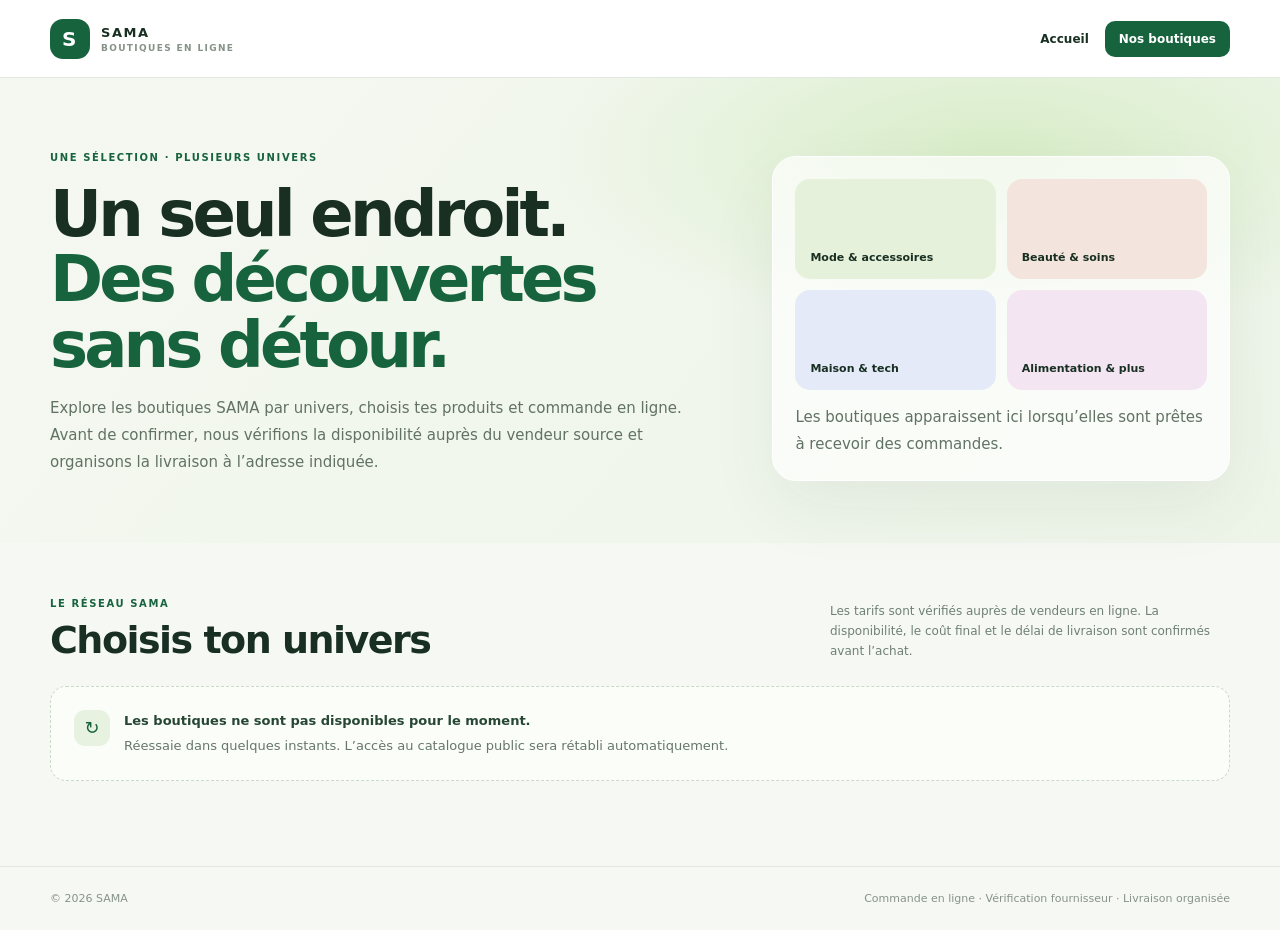
<file: sama-site-factory-root-files/site-studio.html>
<!doctype html>
<html lang="fr">
<head>
<meta charset="utf-8">
<meta name="viewport" content="width=device-width, initial-scale=1">
<meta name="robots" content="noindex,follow">
<meta http-equiv="refresh" content="0; url=./boutiques.html">
<link rel="canonical" href="./boutiques.html">
<title>Nos boutiques SAMA</title>
<style>
*{box-sizing:border-box}body{margin:0;min-height:100vh;display:grid;place-items:center;padding:24px;background:#f6f8f4;color:#193424;font:15px/1.7 system-ui,-apple-system,"Segoe UI",sans-serif}.card{max-width:580px;padding:34px;background:white;border:1px solid #dfe8df;border-radius:20px;box-shadow:0 20px 60px #153c2410}.mark{display:grid;place-items:center;width:46px;height:46px;border-radius:14px;background:#17633d;color:#fff;font-size:22px;font-weight:900}.card h1{font-size:28px;line-height:1.12;letter-spacing:-.04em;margin:22px 0 10px}.card p{color:#697b6d}.actions{display:flex;gap:10px;flex-wrap:wrap;margin-top:22px}a{display:inline-flex;padding:11px 15px;border-radius:10px;background:#17633d;color:#fff;text-decoration:none;font-size:12px;font-weight:850}a.secondary{background:#f0f5ee;color:#285338}
</style>
<script>window.location.replace("./boutiques.html");</script>
</head>
<body>
<main class="card"><span class="mark">S</span><h1>Bienvenue chez SAMA.</h1><p>Le créateur de sites n’est plus proposé au public. SAMA propose désormais ses propres boutiques en ligne, gérées depuis une administration centrale.</p><div class="actions"><a href="./boutiques.html">Explorer les boutiques ↗</a><a class="secondary" href="./sama-dashboard.html">Administration SAMA</a></div></main>
</body>
</html>
</file>
<file: sama-site-factory-root-files/sama-dashboard.css>
:root{font-family:Inter,ui-sans-serif,system-ui,-apple-system,BlinkMacSystemFont,"Segoe UI",sans-serif;color:#172b20;background:#f4f7f4;font-synthesis:none;text-rendering:optimizeLegibility;-webkit-font-smoothing:antialiased;--ink:#17392a;--muted:#74857a;--line:#e0e9e1;--green:#17633d;--soft:#eaf4ec;--panel:#fff;--shadow:0 8px 28px #183c2610}
*{box-sizing:border-box}body{margin:0;min-width:320px;background:#f4f7f4;color:var(--ink);font-size:14px}button,input,select{font:inherit}button{cursor:pointer}button:focus-visible,input:focus-visible,select:focus-visible{outline:3px solid #9ec9aa;outline-offset:2px}a{color:inherit;text-decoration:none}.hidden{display:none!important}.topbar{height:76px;padding:0 clamp(16px,3vw,44px);display:flex;align-items:center;justify-content:space-between;background:#fff;border-bottom:1px solid var(--line);gap:16px;position:sticky;top:0;z-index:20}.brand{display:flex;gap:12px;align-items:center}.brand-mark{display:grid;place-items:center;width:40px;height:40px;background:#133d2b;color:#fff;font-weight:900;font-size:19px;border-radius:13px;box-shadow:0 5px 15px #143e2a25}.brand strong{display:block;font-size:14px;font-weight:900;letter-spacing:.13em}.brand small{display:block;font-size:9px;letter-spacing:.18em;color:#87988d;margin-top:4px;font-weight:800}.topbar-right{display:flex;align-items:center;gap:13px}.connection-status{display:flex;align-items:center;gap:7px;font-size:11px;color:#7c8c80;white-space:nowrap}.connection-status i{width:7px;height:7px;border-radius:50%;background:#c2ccc4;display:block}.connection-status.connected{color:#286e44}.connection-status.connected i{background:#22a05a;box-shadow:0 0 0 4px #22a05a15}.user-email{color:#64776a;font-size:11px;max-width:210px;overflow:hidden;text-overflow:ellipsis;white-space:nowrap}.workspace{max-width:1700px;margin:0 auto;padding:26px clamp(14px,2.5vw,38px) 44px;min-height:calc(100vh - 126px)}.setup-card{max-width:1040px;margin:54px auto;display:grid;grid-template-columns:1fr 1fr;gap:44px;padding:clamp(24px,4vw,46px);background:#fff;border:1px solid var(--line);border-radius:24px;box-shadow:var(--shadow)}.setup-copy h1,.auth-intro h1,.onboarding-card h1{font-size:clamp(30px,4vw,46px);line-height:1.07;letter-spacing:-.06em;margin:12px 0 16px}.setup-copy p,.auth-intro p,.onboarding-card>p{font-size:14px;color:var(--muted);line-height:1.8;margin:0;max-width:510px}.setup-form,.auth-card,.onboarding-card form{display:grid;gap:15px}.setup-form label,.auth-card label,.onboarding-card label,.form-grid label{display:grid;gap:7px;font-size:11px;font-weight:760;color:#4e6655;min-width:0}.setup-form input,.auth-card input,.onboarding-card input,.form-grid input,.form-grid select,.panel-tools input,.panel-tools select,.sidebar>select{width:100%;min-width:0;border:1px solid #dfe8e0;background:#fff;color:#243f2d;border-radius:10px;padding:12px 13px;font-size:12px;font-weight:500}.setup-note{font-size:10px;color:#8b998e;line-height:1.65;margin:0}.eyebrow{display:block;font-size:9px;font-weight:900;letter-spacing:.17em;color:#78917f}.btn{border:1px solid transparent;border-radius:10px;min-height:39px;padding:10px 14px;display:inline-flex;justify-content:center;align-items:center;gap:9px;font-size:11px;font-weight:850;transition:transform .12s,background .12s,border-color .12s;white-space:nowrap}.btn:disabled{opacity:.6;cursor:not-allowed}.btn:active{transform:translateY(1px)}.btn-primary{background:var(--green);color:#fff;box-shadow:0 5px 14px #17633d20}.btn-primary:hover{background:#10552f}.btn-outline{background:#fff;border-color:#dce7de;color:#43624c}.btn-outline:hover{background:#f8fbf8;border-color:#b7cdbc}.btn-block{width:100%}.auth-layout{max-width:1000px;margin:34px auto;display:grid;grid-template-columns:1fr minmax(300px,400px);gap:clamp(30px,7vw,90px);align-items:center;padding:20px}.auth-intro h1{font-size:clamp(40px,5.4vw,64px);color:#1a3e2c;margin-top:18px}.auth-intro h1 em{font-style:normal;color:#739680}.auth-intro p{margin-bottom:25px}.auth-proof{display:flex;align-items:center;gap:12px;margin-top:12px;font-size:12px;font-weight:720;color:#4e6757}.auth-proof span{display:grid;place-items:center;width:28px;height:28px;background:#e3f0e5;border-radius:8px;color:#2f7548;font-size:9px;font-weight:900}.auth-card{padding:28px;background:#fff;border:1px solid var(--line);border-radius:20px;box-shadow:var(--shadow);gap:14px}.auth-card h2{font-size:27px;letter-spacing:-.05em;margin:0}.auth-card>p{font-size:12px;line-height:1.7;color:var(--muted);margin:0}.auth-card .link-button{justify-self:center}.link-button{background:transparent;border:0;padding:6px;color:#286d43;font-size:11px;font-weight:800}.link-button:hover{text-decoration:underline}.muted-link{color:#819186;font-weight:650}.inline-message{min-height:18px!important;color:#447951!important;font-size:11px!important}.inline-message.error{color:#aa4a43!important}.onboarding-card{max-width:500px;margin:70px auto;padding:34px;background:#fff;border:1px solid var(--line);border-radius:22px;box-shadow:var(--shadow)}.onboarding-icon{display:grid;place-items:center;width:48px;height:48px;margin-bottom:22px;background:#e9f4eb;border-radius:15px;color:var(--green);font-size:24px}.onboarding-card h1{font-size:34px}.onboarding-card form{margin-top:24px}.dashboard-layout{display:grid;grid-template-columns:230px minmax(0,1fr);gap:27px;align-items:start}.sidebar{position:sticky;top:98px;background:transparent;min-width:0}.organization-switcher{display:flex;align-items:center;gap:10px;padding:10px 2px 16px}.org-avatar{width:38px;height:38px;flex:none;display:grid;place-items:center;border-radius:12px;background:#173f2c;color:#fff;font-weight:900}.organization-switcher small{display:block;color:#90a095;font-size:8px;letter-spacing:.13em;font-weight:900;margin-bottom:5px}.organization-switcher strong{font-size:12px;display:block;line-height:1.3;overflow-wrap:anywhere}.org-select-label{display:block;font-size:9px;color:#91a096;font-weight:800;margin:0 0 6px}.sidebar>select{padding:9px;font-size:10px;margin-bottom:21px}.main-nav{display:grid;gap:5px}.nav-item{position:relative;display:flex;align-items:center;gap:11px;border:1px solid transparent;background:transparent;border-radius:10px;padding:12px 11px;text-align:left;font-size:11px;font-weight:760;color:#708275}.nav-item span{width:22px;text-align:center;font-size:16px}.nav-item b{margin-left:auto;font-size:9px;color:#8ba091;background:#e9efe9;border-radius:7px;padding:4px 6px}.nav-item:hover{background:#eaf1eb}.nav-item.active{background:#fff;color:#1b5735;border-color:#deeadf;box-shadow:0 3px 10px #1a3c2209}.nav-item.active span{color:#22864b}.sidebar-bottom{margin-top:44px;padding:14px 12px;border:1px solid #e1e9e1;background:#eef4ef;border-radius:12px}.secure-icon{color:#4b7b58;font-size:15px}.sidebar-bottom p{margin:8px 0 10px;color:#829187;font-size:9px;line-height:1.65}.sidebar-bottom strong{color:#4e6756;font-size:10px}.sidebar-bottom a{font-size:9px;color:#407650;font-weight:800}.dashboard-content{min-width:0}.content-header{display:flex;align-items:center;justify-content:space-between;gap:16px;margin-bottom:23px}.content-header h1{font-size:31px;letter-spacing:-.055em;margin:7px 0 6px;line-height:1.15}.content-header p{font-size:12px;color:#849287;margin:0;line-height:1.6}.stat-grid{display:grid;grid-template-columns:repeat(4,minmax(0,1fr));gap:13px}.stat-card{position:relative;overflow:hidden;min-width:0;padding:19px;background:#fff;border:1px solid var(--line);border-radius:15px;box-shadow:0 4px 15px #183c2605}.stat-label{display:block;color:#7d8e82;font-size:10px;font-weight:800}.stat-card>strong{display:block;font-size:clamp(24px,2.6vw,34px);letter-spacing:-.05em;margin-top:17px;line-height:1.1;overflow-wrap:anywhere}.stat-card>small{display:block;color:#9aa79c;font-size:9px;margin-top:9px;line-height:1.5}.stat-icon{position:absolute;right:16px;top:15px;display:grid;place-items:center;width:31px;height:31px;border-radius:10px;font-size:15px}.stat-icon.green{background:#e6f4e9;color:#2c8b4a}.stat-icon.blue{background:#eaf1fc;color:#4479b9}.stat-icon.orange{background:#fff1e2;color:#b47933}.stat-icon.purple{background:#f0ebfb;color:#8561b3}.overview-grid{display:grid;grid-template-columns:1fr 1fr;gap:14px;margin-top:15px}.panel{padding:21px;background:#fff;border:1px solid var(--line);border-radius:15px;box-shadow:0 4px 18px #183c2605;min-width:0}.panel-heading{display:flex;align-items:center;justify-content:space-between;gap:14px;margin-bottom:17px}.panel-heading h2{font-size:17px;letter-spacing:-.035em;margin:5px 0 0}.panel-description{font-size:11px;color:#819084;line-height:1.75;margin:-5px 0 17px}.panel-tools{display:flex;gap:8px;align-items:center;min-width:0}.panel-tools input,.panel-tools select{width:auto;max-width:200px;font-size:10px;padding:9px}.count-badge,.soft-badge{font-size:9px;font-weight:850;background:#edf5ee;color:#4d7859;padding:6px 9px;border-radius:99px;white-space:nowrap}.low-stock-list,.recent-orders-list{display:grid;gap:0}.low-stock-row,.recent-order-row{display:flex;align-items:center;gap:11px;border-top:1px solid #eef2ee;padding:12px 0}.low-stock-row:first-child,.recent-order-row:first-child{border-top:0}.mini-thumb{width:35px;height:35px;border-radius:10px;flex:none;display:grid;place-items:center;background:#eef4ee;color:#53725b;font-weight:900;font-size:11px;overflow:hidden}.mini-thumb img{width:100%;height:100%;object-fit:cover}.item-copy{min-width:0;flex:1}.item-copy strong{display:block;font-size:11px;overflow:hidden;text-overflow:ellipsis;white-space:nowrap}.item-copy small{display:block;font-size:9px;color:#8c9a8f;margin-top:4px}.stock-alert{font-size:9px;font-weight:850;color:#9d5c28;background:#fff1e1;border-radius:7px;padding:6px 7px;white-space:nowrap}.money-label{font-size:11px;font-weight:850;color:#285d3b;white-space:nowrap}.status-pill{display:inline-flex;align-items:center;gap:5px;padding:5px 8px;border-radius:99px;font-size:9px;font-weight:850;background:#eef2ee;color:#627267;white-space:nowrap}.status-pill:before{content:"";width:5px;height:5px;background:currentColor;border-radius:50%}.status-published,.status-completed{background:#e7f5e9;color:#227340}.status-pending{background:#fff2e0;color:#9b6524}.status-preparing,.status-confirmed{background:#eaf1fd;color:#3769a6}.status-shipped{background:#f0eafb;color:#7a59aa}.status-cancelled,.status-paused{background:#fbeceb;color:#ad4e47}.empty-state{padding:23px 13px;text-align:center;color:#97a49a;font-size:11px;line-height:1.7;border:1px dashed #dfe8df;border-radius:10px}.getting-started{margin-top:15px;display:flex;align-items:center;justify-content:space-between;gap:20px;background:linear-gradient(115deg,#fff,#f6fbf6)}.getting-started h2{font-size:18px;margin:7px 0}.getting-started p{font-size:11px;line-height:1.65;color:#839086;margin:0;max-width:570px}.form-panel{margin-bottom:14px}.form-grid{display:grid;grid-template-columns:repeat(2,minmax(0,1fr));gap:15px}.form-grid input,.form-grid select{margin:0}.form-grid label small{font-size:9px;font-weight:500;color:#8b9a8e;line-height:1.5}.wide-field{grid-column:1/-1}.form-submit-row{grid-column:1/-1;display:flex;align-items:center;gap:14px;flex-wrap:wrap}.muted-small{font-size:10px;color:#91a095;line-height:1.55}.optional-text{font-weight:500;color:#9aa69c}.table-wrap{width:100%;overflow:auto}.data-table{width:100%;border-collapse:separate;border-spacing:0;font-size:11px;min-width:690px}.data-table th{padding:11px 10px;background:#f7faf7;color:#88978c;font-size:9px;text-align:left;font-weight:850;white-space:nowrap;border-bottom:1px solid #e7eee7}.data-table td{padding:12px 10px;border-bottom:1px solid #edf2ed;vertical-align:middle;color:#52675a}.data-table tbody tr:last-child td{border-bottom:0}.data-table td strong{color:#273f2e;font-size:11px}.data-table td small{display:block;color:#98a49a;font-size:9px;line-height:1.5;margin-top:4px}.data-table .btn{min-height:30px;padding:7px 9px;font-size:9px}.product-edit-input{width:100%;min-width:76px;max-width:150px;border:1px solid #dfe8df;border-radius:7px;padding:7px 8px;background:white;font-size:10px;color:#24412e}.product-edit-input.small-number{width:80px;min-width:65px}.product-edit-input.product-name{min-width:130px}.product-edit-check{accent-color:#17633d;width:15px;height:15px;vertical-align:middle}.action-cell{white-space:nowrap}.delete-button{border:0;background:transparent;color:#a64d45;padding:7px;font-size:10px;font-weight:800}.delete-button:hover{text-decoration:underline}.settings-grid{display:grid;grid-template-columns:repeat(3,minmax(0,1fr));gap:13px}.settings-grid>div{padding:17px;background:#f8faf8;border:1px solid #e9efea;border-radius:11px;min-width:0}.settings-grid small,.settings-grid strong,.settings-grid span{display:block}.settings-grid small{font-size:9px;color:#8a998e;font-weight:800;margin-bottom:8px}.settings-grid strong{font-size:13px;overflow-wrap:anywhere}.settings-grid span{font-size:9px;line-height:1.6;color:#8a998e;margin-top:8px}.settings-security{margin-top:24px;padding:18px;border-top:1px solid #e8eee8}.settings-security>strong{font-size:12px}.settings-security p{font-size:10px;line-height:1.8;color:#7b8d7f;max-width:790px}.toast{position:fixed;bottom:24px;left:50%;z-index:100;transform:translate(-50%,12px);max-width:min(90vw,560px);padding:13px 17px;border-radius:11px;background:#17392a;color:white;font-size:11px;line-height:1.5;box-shadow:0 12px 30px #0e291b35;opacity:0;pointer-events:none;transition:opacity .18s,transform .18s}.toast.visible{opacity:1;transform:translate(-50%,0)}.toast.error{background:#843b35}.dashboard-footer{display:flex;justify-content:space-between;gap:15px;padding:19px clamp(16px,3vw,44px) 24px;color:#93a096;font-size:9px;border-top:1px solid #e7eee7}.dashboard-footer span:first-child{font-weight:800;color:#6b7d70}
@media(max-width:1150px){.stat-grid{grid-template-columns:repeat(2,minmax(0,1fr))}.dashboard-layout{grid-template-columns:195px minmax(0,1fr);gap:17px}.overview-grid{grid-template-columns:1fr}.panel-tools{flex-wrap:wrap;justify-content:flex-end}.settings-grid{grid-template-columns:1fr 1fr}}
@media(max-width:780px){.topbar{height:66px}.user-email{display:none}.workspace{padding:16px 12px 28px}.setup-card{grid-template-columns:1fr;gap:24px;margin:15px auto;padding:23px}.auth-layout{grid-template-columns:1fr;gap:22px;margin:10px auto;padding:3px}.auth-intro h1{font-size:42px}.auth-intro p{font-size:12px}.auth-proof{display:none}.auth-card{padding:23px}.onboarding-card{margin:20px auto;padding:24px}.dashboard-layout{display:flex;flex-direction:column;gap:15px}.sidebar{position:static;width:100%}.organization-switcher{padding:0 0 9px}.sidebar>select{margin-bottom:11px}.main-nav{display:flex;overflow:auto;gap:6px;padding-bottom:3px}.nav-item{flex:none;padding:10px;font-size:10px;gap:7px;white-space:nowrap}.nav-item span{width:auto}.nav-item b{display:none}.sidebar-bottom{display:none}.dashboard-content{width:100%}.content-header h1{font-size:26px}.content-header p{font-size:10px}.content-header{align-items:flex-start}.stat-grid{gap:9px}.stat-card{padding:14px}.stat-card>strong{margin-top:14px}.panel{padding:15px}.panel-heading{align-items:flex-start;flex-wrap:wrap}.form-grid{grid-template-columns:1fr}.wide-field,.form-submit-row{grid-column:1}.getting-started{align-items:flex-start;flex-direction:column}.settings-grid{grid-template-columns:1fr}.dashboard-footer{flex-direction:column}.panel-tools{width:100%;justify-content:flex-start}.panel-tools select,.panel-tools input{flex:1;max-width:none;width:100%}}
@media(max-width:440px){.brand strong{font-size:12px}.brand small{font-size:8px}.topbar-right{gap:8px}.connection-status{font-size:9px}.topbar .btn{font-size:9px;padding:8px}.stat-card>strong{font-size:25px}.overview-grid .panel-heading h2{font-size:15px}.dashboard-footer span:last-child{line-height:1.6}}
@media(prefers-reduced-motion:reduce){*,*::before,*::after{transition:none!important;scroll-behavior:auto!important}}
/* Self-service site management */
.form-grid textarea{width:100%;min-width:0;border:1px solid #dfe8e0;background:#fff;color:#243f2d;border-radius:10px;padding:12px 13px;font-size:12px;font-weight:500;line-height:1.6;resize:vertical}
.form-grid input[type="color"]{height:43px;padding:4px;max-width:150px;cursor:pointer}
.management-request-list{display:grid;gap:10px;margin-top:18px}
.management-request-row{display:flex;align-items:flex-start;gap:12px;padding:14px;border:1px solid #e4ece5;border-radius:11px;background:#fbfdfb}
.management-request-row .item-copy{flex:1;min-width:0}
.management-request-message{font-size:11px;line-height:1.6;color:#718176;white-space:pre-wrap;overflow-wrap:anywhere;margin:8px 0 0}
.management-request-row .status-pill{margin-top:1px}
@media(max-width:600px){.management-request-row{flex-wrap:wrap}.management-request-row .item-copy{flex-basis:calc(100% - 20px)}.management-request-row .status-pill{margin-left:auto}}

/* SAMA Studio support inbox */
.support-requests-list{width:100%;min-width:0}
.support-requests-list .empty-state{margin-top:6px}
.support-requests-list .data-table{min-width:820px}
.support-requests-list .data-table td{vertical-align:top;line-height:1.65;overflow-wrap:anywhere}
.support-requests-list .data-table td:nth-child(2){min-width:200px;max-width:360px;white-space:pre-wrap}
.support-requests-list .data-table td small{max-width:210px;overflow-wrap:anywhere}
.support-requests-list .action-cell{white-space:normal;min-width:170px}
.support-requests-list .action-cell .btn{margin:3px 3px 3px 0}

/* SaaS review queue, plan usage and online site creation */
.creator-callout{background:linear-gradient(115deg,#fff,#f0f7ed);border-color:#dce8d7}
.creator-callout .panel-heading h2{font-size:clamp(18px,2vw,23px)}
.creator-callout .form-submit-row{margin-top:12px}
.creator-callout .btn{width:fit-content}
.review-status-pending{background:#fff1dd;color:#98621f}
.review-status-approved{background:#e7f5e9;color:#227340}
.review-status-changes_requested{background:#fff2df;color:#915c18}
.review-status-rejected{background:#fbeceb;color:#a74640}
.review-status-draft{background:#edf1ed;color:#66776b}
.review-notifications{display:grid;gap:9px;margin-bottom:18px;padding:15px;border-radius:12px;background:#f4f8f2;border:1px solid #e2ebdf}
.review-notifications-heading{font-size:11px;font-weight:900;color:#48634e}
.review-notification{display:grid;gap:4px;padding:10px;border-radius:9px;background:#fff;border:1px solid #e4ece1}
.review-notification strong{font-size:11px}
.review-notification span{font-size:10px;line-height:1.6;color:#6d7d70}
.review-notification small{font-size:9px;color:#97a297}
.review-notifications>.btn{width:fit-content;margin-top:3px}
#reviewRequestsTableWrap .data-table{min-width:900px}
#reviewRequestsTableWrap .data-table td{vertical-align:top;line-height:1.65;overflow-wrap:anywhere}
#reviewRequestsTableWrap .action-cell{white-space:normal;min-width:175px}
#reviewRequestsTableWrap .action-cell .btn{margin:3px 3px 3px 0;white-space:normal;text-align:center}
#reviewRequestsTableWrap .data-table td:nth-child(2){min-width:145px}
#reviewRequestsTableWrap .data-table td small{max-width:230px;overflow-wrap:anywhere}
.settings-grid>div:first-child{background:#f0f7ec;border-color:#dce8d5}
.settings-grid #settingsUsageSummary{font-variant-numeric:tabular-nums}
@media(max-width:600px){.creator-callout .btn{width:100%}.review-notifications>.btn{width:100%}}


/* Cloud CMS: independent page records, media library and server-side restore points. */
.cms-panel{margin-top:18px}
.cms-status{align-self:center;margin:0}
.cms-error{color:#a32626!important}
.cms-columns{display:grid;grid-template-columns:minmax(0,1.2fr) minmax(280px,.8fr);gap:16px;margin-top:18px;align-items:start}
.cms-subpanel{border:1px solid var(--line,#e1e9e3);border-radius:14px;padding:16px;min-width:0;background:#fff}
.cms-subpanel .panel-heading{margin-bottom:12px}
.cms-subpanel .panel-heading h3{margin:5px 0 0;font-size:17px}
.cms-list{display:grid;gap:9px;margin:12px 0}
.cms-item{display:flex;align-items:center;justify-content:space-between;gap:10px;border:1px solid var(--line,#e1e9e3);border-radius:10px;padding:11px;min-width:0}
.cms-item-copy{display:grid;gap:4px;min-width:0}
.cms-item-copy strong{font-size:12px;overflow-wrap:anywhere}
.cms-item-copy small{font-size:10px;color:var(--muted,#718096);overflow-wrap:anywhere}
.cms-item-actions{display:flex;flex-wrap:wrap;gap:5px;justify-content:flex-end}
.cms-small-btn{padding:7px 9px;font-size:10px;white-space:nowrap}
.cms-page-form{border-top:1px solid var(--line,#e1e9e3);padding-top:15px;margin-top:15px}
.cms-checkbox{display:flex!important;grid-template-columns:auto 1fr;align-items:center;gap:8px}
.cms-checkbox input{width:16px;height:16px;accent-color:#17633d}
.cms-upload-label{display:grid;gap:9px;border:1px dashed #b8cbbc;border-radius:10px;padding:13px;font-size:12px;font-weight:750;color:#345b40;margin-top:12px}
.cms-upload-label input{font:inherit;font-size:11px;max-width:100%}
.cms-media-card{display:flex;align-items:center;gap:10px;padding:9px;border:1px solid var(--line,#e1e9e3);border-radius:10px;min-width:0}
.cms-media-card img{width:64px;height:56px;object-fit:cover;border-radius:7px;background:#f1f5f1;flex:none}
.cms-history-heading{margin-top:24px}
.cms-muted{font-size:11px;line-height:1.6;color:var(--muted,#718096)}
#cmsRevisionLabel{box-sizing:border-box;width:100%;margin:6px 0 10px;border:1px solid var(--line,#e1e9e3);border-radius:9px;padding:10px;font:inherit;font-size:12px}
@media(max-width:900px){.cms-columns{grid-template-columns:1fr}}
@media(max-width:540px){.cms-item{align-items:flex-start;flex-direction:column}.cms-item-actions{justify-content:flex-start}.cms-subpanel{padding:12px}.cms-media-card{align-items:flex-start}}


/* Navigation simplifiée : recherche instantanée et accès mieux hiérarchisés. */
.sidebar{padding:14px;background:#fff;border:1px solid var(--line);border-radius:17px;box-shadow:0 6px 22px #183c2607}
.nav-search-wrap{display:flex;align-items:center;gap:8px;margin:0 0 12px;padding:9px 10px;border:1px solid #dfe8e0;border-radius:10px;background:#f8fbf8;color:#66806d}
.nav-search-wrap>span{font-size:17px;line-height:1}
.nav-search-wrap input{min-width:0;width:100%;border:0;outline:0!important;background:transparent;color:var(--ink);font:inherit;font-size:10px}
.nav-search-wrap input::placeholder{color:#93a197}
.nav-search-wrap kbd{flex:none;padding:3px 5px;border:1px solid #dce6dd;border-radius:5px;background:#fff;color:#8a998d;font:9px ui-monospace,monospace}
.nav-search-empty{margin:0 0 10px;padding:9px 10px;color:#9a6b36;font-size:10px;line-height:1.5;background:#fff7eb;border-radius:8px}
.nav-item.search-hidden{display:none!important}
.main-nav{gap:4px}
.nav-item{padding:11px 10px;border-radius:9px;line-height:1.35}
.nav-item.active{background:#eaf5ec;border-color:#dcebdd;box-shadow:none}
.nav-item:focus-visible{outline:3px solid #9ec9aa;outline-offset:2px}
.content-header{padding-bottom:16px;border-bottom:1px solid #e5ece5}
.panel{box-shadow:0 5px 20px #183c2606}
@media(max-width:780px){.sidebar{padding:12px;border-radius:14px;position:static}.nav-search-wrap{margin-bottom:10px}.main-nav{display:flex;overflow:auto;gap:6px;padding-bottom:4px;scrollbar-width:thin}.nav-item{flex:none}.content-header{padding-bottom:13px}.nav-search-empty{margin-bottom:8px}}
@media(max-width:440px){.nav-search-wrap kbd{display:none}.nav-search-wrap input{font-size:11px}}

.cms-editor-field{display:grid;gap:8px;min-width:0}.cms-editor-toolbar{display:flex;flex-wrap:wrap;gap:6px;padding:9px;background:#f7faf7;border:1px solid #dfe8e0;border-bottom:0;border-radius:10px 10px 0 0}.cms-editor-toolbar button{border:1px solid #dce7de;background:#fff;color:#355b40;border-radius:7px;padding:7px 10px;font-size:10px;font-weight:800}.cms-editor-toolbar button:hover{background:#eaf4ec}.cms-rich-editor{min-height:240px;max-height:55vh;overflow:auto;padding:15px 16px;background:#fff;border:1px solid #dfe8e0;border-radius:0 0 10px 10px;outline:none;font-size:13px;line-height:1.8;color:#263d2d;overflow-wrap:anywhere}.cms-rich-editor:focus{box-shadow:0 0 0 3px #bcd9c3}.cms-rich-editor:empty:before{content:attr(data-placeholder);color:#9aa79c}.cms-rich-editor h2{font-size:24px;line-height:1.25;margin:20px 0 10px}.cms-rich-editor h3{font-size:19px;line-height:1.3;margin:18px 0 8px}.cms-rich-editor p{margin:0 0 12px}.cms-rich-editor ul,.cms-rich-editor ol{padding-left:25px}.cms-source-fallback{position:absolute!important;width:1px!important;height:1px!important;overflow:hidden!important;clip-path:inset(50%)!important;white-space:nowrap!important}
@media(max-width:640px){.cms-editor-toolbar button{padding:8px 9px}.cms-rich-editor{min-height:200px}}


/* SAMA Commerce: source-price editor and order fulfillment controls */
.price-verified-control{grid-column:1/-1;background:#f5faf2;border:1px solid #dcebd6;border-radius:11px;padding:13px!important}
.price-verified-control>span{display:flex;align-items:flex-start;gap:9px;font-size:11px;line-height:1.6;color:#31593a}
.price-verified-control input[type=checkbox]{width:16px;height:16px;flex:none;margin:1px 0 0;accent-color:#17633d}
.price-verified-control small{display:block;color:#758779;font-size:10px;line-height:1.6;margin-top:5px}
.product-edit-input[readonly]{background:#f1f5ef;color:#2e6140;font-weight:850}
.data-table td{vertical-align:top}
.data-table td .product-edit-input{min-width:120px;max-width:235px}
.fulfillment-field{display:grid;gap:5px;min-width:120px;margin:0 0 8px;color:#6a7c6e;font-size:9px;font-weight:800;line-height:1.4}
.fulfillment-field input,.fulfillment-field select{width:100%;min-width:120px;max-width:250px;border:1px solid #dce7de;background:#fff;color:#294231;border-radius:8px;padding:8px 9px;font-size:10px;font-weight:550}
.fulfillment-field input[type=checkbox]{min-width:16px;width:16px}
.fulfillment-details{min-width:290px}
.fulfillment-details>summary{cursor:pointer;color:#22623d;font-size:11px;font-weight:850;padding:8px 10px;border:1px solid #d9e7db;border-radius:9px;background:#f8fbf7;white-space:nowrap}
.fulfillment-grid{display:grid;grid-template-columns:repeat(2,minmax(145px,1fr));gap:8px 10px;padding:14px 4px 4px;min-width:330px}
.fulfillment-grid>.btn{grid-column:1/-1;justify-self:start}
.source-reference-link{display:block;color:#276b43;font-size:10px;font-weight:850;line-height:1.45;margin-top:5px;overflow-wrap:anywhere}
.order-product-line{min-width:170px;padding:4px 0 8px;border-bottom:1px solid #edf2ed;margin-bottom:5px}
.order-product-line:last-child{border-bottom:0;margin-bottom:0}
.order-product-line strong,.order-product-line small{display:block;line-height:1.6}
.order-product-line small{font-size:10px;color:#76867a}
.product-edit-input.product-name{font-weight:800}
@media(max-width:720px){.fulfillment-grid{grid-template-columns:minmax(0,1fr);min-width:280px}.fulfillment-grid>.btn{width:100%}.data-table td .product-edit-input{min-width:105px}.price-verified-control{padding:11px!important}}


/* External logistics onboarding links */
.logistics-partners-panel .panel-description{max-width:980px}
.logistics-partner-grid{display:grid;grid-template-columns:repeat(2,minmax(0,1fr));gap:12px;margin-top:18px}
.logistics-partner-card{display:flex;flex-direction:column;align-items:flex-start;min-height:170px;padding:17px;border:1px solid #dfe8df;border-radius:13px;background:linear-gradient(145deg,#fff,#f8fbf6);text-decoration:none;transition:transform .16s,border-color .16s,box-shadow .16s}
.logistics-partner-card:hover{transform:translateY(-2px);border-color:#a8c9ac;box-shadow:0 9px 22px #1a44200c}
.logistics-partner-card strong{font-size:14px;color:#203d2a;margin-top:11px}
.logistics-partner-card p{color:#697b6d;font-size:11px;line-height:1.65;margin:7px 0 14px}
.logistics-partner-card>span:last-child{font-size:10px;font-weight:850;color:#21613b;margin-top:auto}
.partner-pill{padding:5px 8px;border-radius:99px;background:#edf5e9;color:#497249;font-size:8px;font-weight:900;letter-spacing:.03em}
@media(max-width:720px){.logistics-partner-grid{grid-template-columns:minmax(0,1fr)}.logistics-partner-card{min-height:0}}

.price-history-details{min-width:150px;margin-bottom:7px}
.price-history-details>summary{cursor:pointer;padding:8px 9px;border:1px solid #dce8dd;border-radius:8px;background:#f7faf6;color:#2d6440;font-size:9px;font-weight:850;white-space:nowrap}
.price-history-list{display:grid;gap:8px;min-width:235px;max-width:320px;padding:10px;margin-top:6px;border:1px solid #e1e9e0;border-radius:9px;background:#fbfdfb}
.price-history-item{display:grid;gap:4px;padding-bottom:8px;border-bottom:1px solid #e9f0e8}
.price-history-item:last-child{padding-bottom:0;border-bottom:0}
.price-history-item strong{color:#315b3c;font-size:10px;line-height:1.5}
.price-history-item small{color:#738276;font-size:9px;line-height:1.5}
.order-contact-link{display:inline-flex;align-items:center;justify-content:center;min-height:29px;margin-top:8px;padding:6px 9px;font-size:9px;white-space:nowrap}

.owner-only-notice{display:flex;align-items:center;justify-content:space-between;gap:18px;margin:0 0 16px;padding:15px 18px;background:#fff;border:1px solid var(--line);border-radius:14px}.owner-only-notice strong{display:block;font-size:10px;letter-spacing:.09em;color:#375b43}.owner-only-notice p{margin:6px 0 0;max-width:760px;color:#718174;font-size:11px;line-height:1.65}.owner-only-notice .btn{flex:none}@media(max-width:780px){.owner-only-notice{align-items:flex-start;flex-direction:column;gap:12px;padding:14px}.owner-only-notice .btn{width:100%}}
</file>
